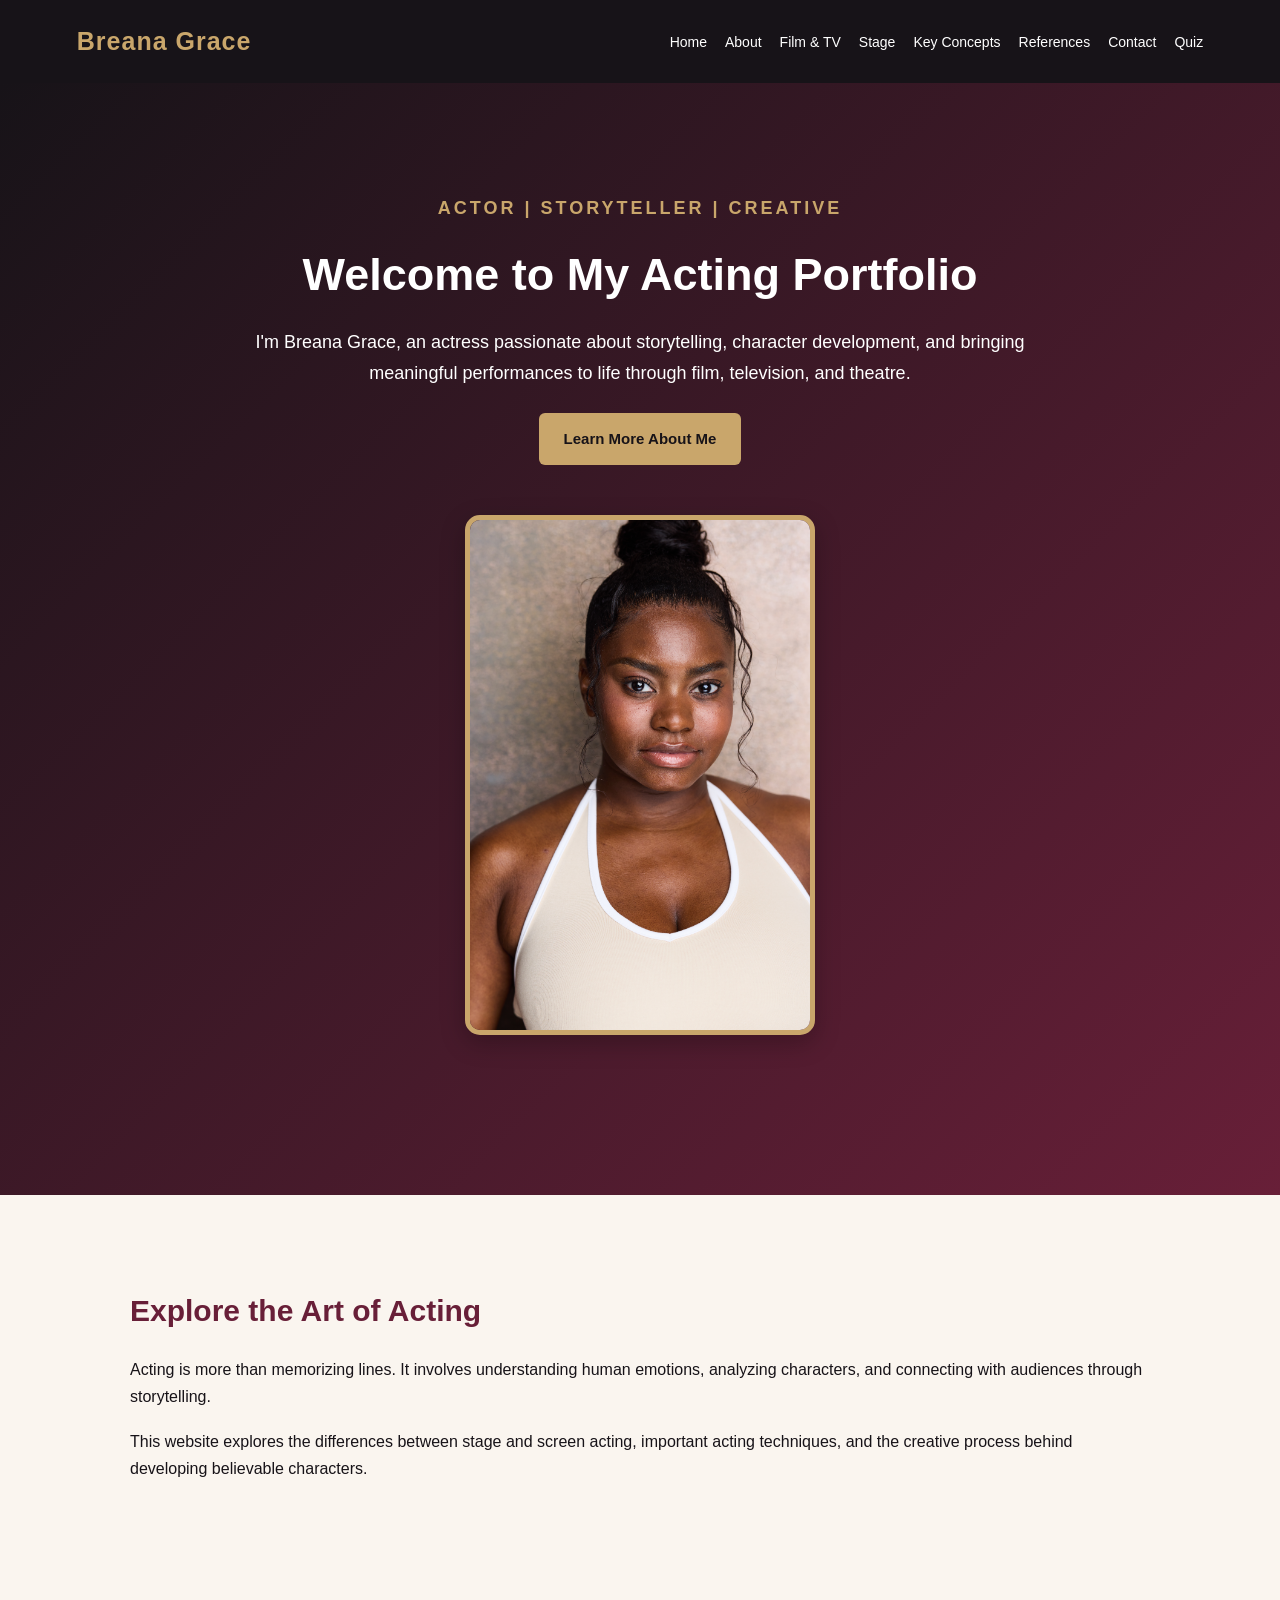
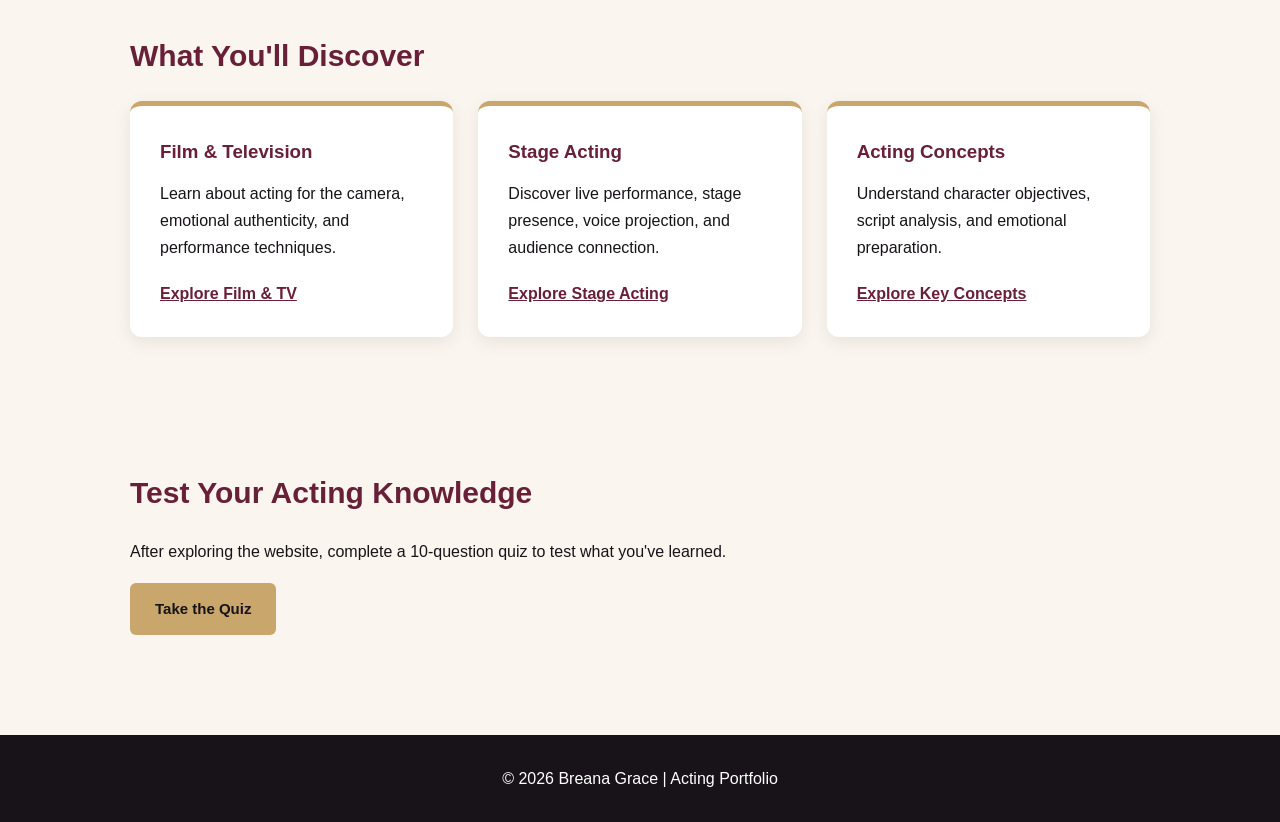
<file: index.html>
<!DOCTYPE html>
<html lang="en">

<head>
    <meta charset="UTF-8">
    <meta name="viewport" content="width=device-width, initial-scale=1.0">

    <title>Breana Grace | Acting Portfolio</title>

    <!-- Website stylesheet -->
    <link rel="stylesheet" href="style.css">
</head>

<body>

    <!-- Website Navigation -->
    <header>
        <nav class="navbar">
            <a href="index.html" class="logo">Breana Grace</a>

            <ul class="nav-links">
                <li><a href="index.html">Home</a></li>
                <li><a href="about.html">About</a></li>
                <li><a href="film-tv.html">Film &amp; TV</a></li>
                <li><a href="stage.html">Stage</a></li>
                <li><a href="concepts.html">Key Concepts</a></li>
                <li><a href="references.html">References</a></li>
                <li><a href="contact.html">Contact</a></li>
                <li><a href="quiz.html">Quiz</a></li>
            </ul>
        </nav>
    </header>

    <!-- Main Content -->
    <main>

        <!-- Hero Section -->
        <section class="hero">

            <div class="hero-content">
                <p class="eyebrow">
                    ACTOR | STORYTELLER | CREATIVE
                </p>

                <h1>Welcome to My Acting Portfolio</h1>

                <p>
                    I'm Breana Grace, an actress passionate
                    about storytelling, character development,
                    and bringing meaningful performances
                    to life through film, television, and theatre.
                </p>

                <a href="about.html" class="btn">
                    Learn More About Me
                </a>
            </div>

            <!-- Professional Acting Headshot -->
            <div class="headshot-container">

                <img
                    src="Breana%201%20%20(1).jpg"
                    alt="Professional acting headshot of Breana Grace"
                    class="headshot"
                >

            </div>

        </section>

        <!-- Website Introduction -->
        <section class="content-section">

            <h2>Explore the Art of Acting</h2>

            <p>
                Acting is more than memorizing lines.
                It involves understanding human emotions,
                analyzing characters, and connecting
                with audiences through storytelling.
            </p>

            <p>
                This website explores the differences
                between stage and screen acting,
                important acting techniques,
                and the creative process behind
                developing believable characters.
            </p>

        </section>

        <!-- Website Topics -->
        <section class="content-section">

            <h2>What You'll Discover</h2>

            <div class="card-container">

                <!-- Film and Television -->
                <article class="card">

                    <h3>Film &amp; Television</h3>

                    <p>
                        Learn about acting for the camera,
                        emotional authenticity, and
                        performance techniques.
                    </p>

                    <a href="film-tv.html">
                        Explore Film &amp; TV
                    </a>

                </article>

                <!-- Stage Acting -->
                <article class="card">

                    <h3>Stage Acting</h3>

                    <p>
                        Discover live performance,
                        stage presence, voice projection,
                        and audience connection.
                    </p>

                    <a href="stage.html">
                        Explore Stage Acting
                    </a>

                </article>

                <!-- Acting Concepts -->
                <article class="card">

                    <h3>Acting Concepts</h3>

                    <p>
                        Understand character objectives,
                        script analysis, and
                        emotional preparation.
                    </p>

                    <a href="concepts.html">
                        Explore Key Concepts
                    </a>

                </article>

            </div>

        </section>

        <!-- Quiz Invitation -->
        <section class="content-section">

            <h2>Test Your Acting Knowledge</h2>

            <p>
                After exploring the website,
                complete a 10-question quiz
                to test what you've learned.
            </p>

            <a href="quiz.html" class="btn">
                Take the Quiz
            </a>

        </section>

    </main>

    <!-- Footer -->
    <footer>
        <p>
            &copy; 2026 Breana Grace | Acting Portfolio
        </p>
    </footer>

</body>
</html>
</file>
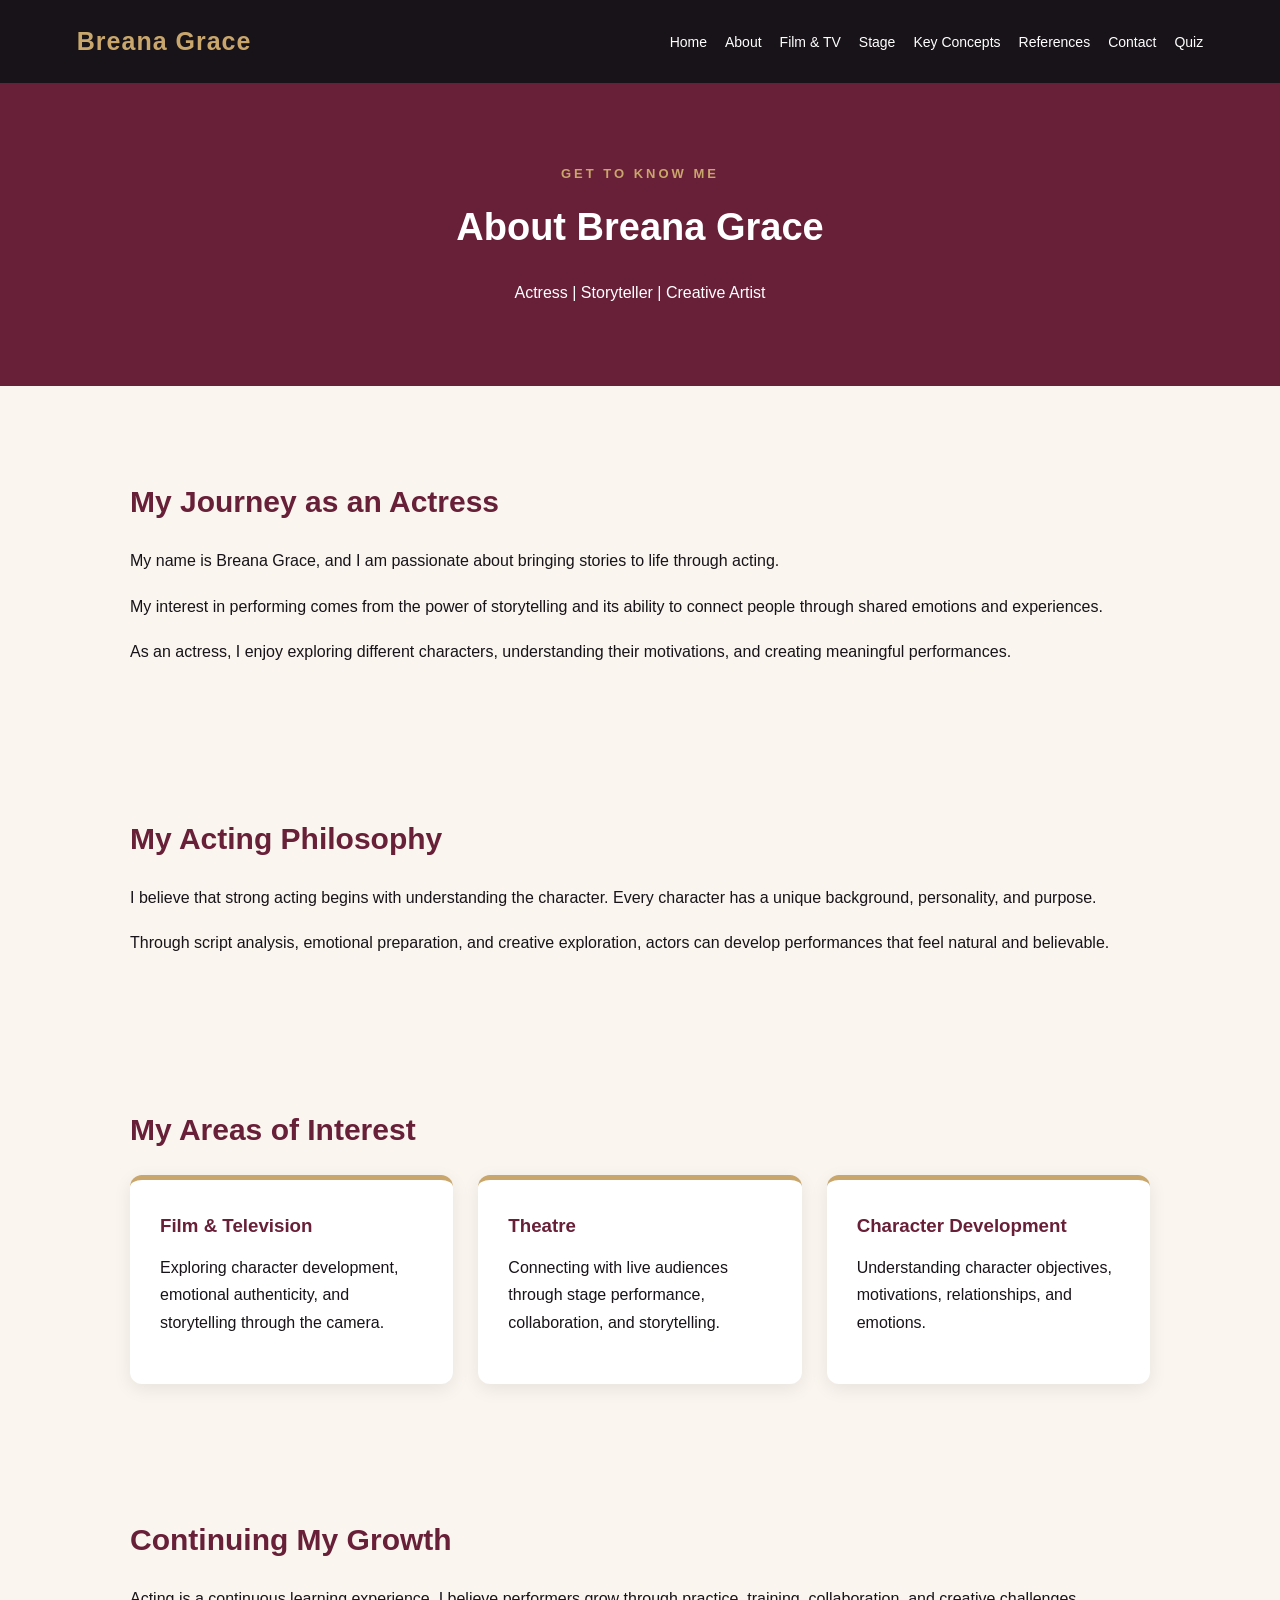
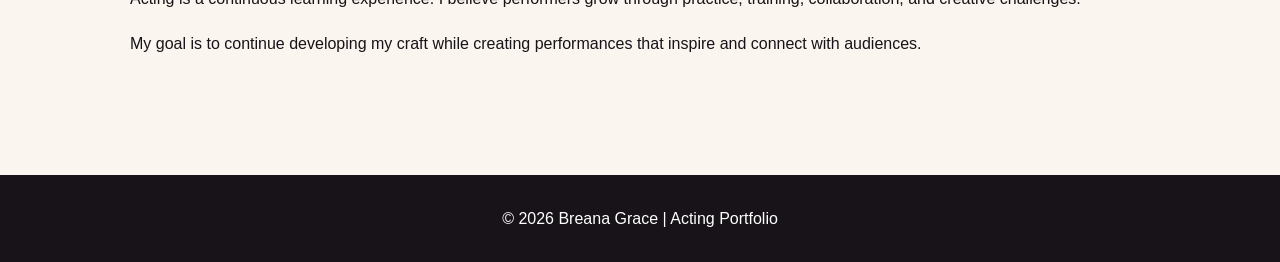
<file: about.html>
<!DOCTYPE html>
<html lang="en">

<head>
    <meta charset="UTF-8">
    <meta name="viewport"
          content="width=device-width, initial-scale=1.0">

    <title>About Me | Breana Grace</title>

    <!-- Connect to the main website stylesheet -->
    <link rel="stylesheet" href="style.css">
</head>

<body>

    <!-- Main navigation menu -->
    <header>
        <nav class="navbar">
            <a href="index.html" class="logo">
                Breana Grace
            </a>

            <ul class="nav-links">
                <li><a href="index.html">Home</a></li>
                <li><a href="about.html">About</a></li>
                <li><a href="film-tv.html">Film &amp; TV</a></li>
                <li><a href="stage.html">Stage</a></li>
                <li><a href="concepts.html">Key Concepts</a></li>
                <li><a href="references.html">References</a></li>
                <li><a href="contact.html">Contact</a></li>
                <li><a href="quiz.html">Quiz</a></li>
            </ul>
        </nav>
    </header>

    <!-- About page introduction -->
    <main>
        <section class="page-intro">
            <p class="eyebrow">GET TO KNOW ME</p>

            <h1>About Breana Grace</h1>

            <p>
                Actress | Storyteller | Creative Artist
            </p>
        </section>

        <!-- Personal introduction -->
        <section class="content-section">
            <h2>My Journey as an Actress</h2>

            <p>
                My name is Breana Grace, and I am
                passionate about bringing stories
                to life through acting.
            </p>

            <p>
                My interest in performing comes from
                the power of storytelling and its
                ability to connect people through
                shared emotions and experiences.
            </p>

            <p>
                As an actress, I enjoy exploring
                different characters, understanding
                their motivations, and creating
                meaningful performances.
            </p>
        </section>

        <!-- Acting philosophy -->
        <section class="content-section">
            <h2>My Acting Philosophy</h2>

            <p>
                I believe that strong acting begins
                with understanding the character.
                Every character has a unique
                background, personality, and purpose.
            </p>

            <p>
                Through script analysis, emotional
                preparation, and creative exploration,
                actors can develop performances
                that feel natural and believable.
            </p>
        </section>

        <!-- Acting interests -->
        <section class="content-section">
            <h2>My Areas of Interest</h2>

            <div class="card-container">

                <article class="card">
                    <h3>Film &amp; Television</h3>

                    <p>
                        Exploring character development,
                        emotional authenticity, and
                        storytelling through the camera.
                    </p>
                </article>

                <article class="card">
                    <h3>Theatre</h3>

                    <p>
                        Connecting with live audiences
                        through stage performance,
                        collaboration, and storytelling.
                    </p>
                </article>

                <article class="card">
                    <h3>Character Development</h3>

                    <p>
                        Understanding character
                        objectives, motivations,
                        relationships, and emotions.
                    </p>
                </article>

            </div>
        </section>

        <!-- Professional development -->
        <section class="content-section">
            <h2>Continuing My Growth</h2>

            <p>
                Acting is a continuous learning
                experience. I believe performers
                grow through practice, training,
                collaboration, and creative challenges.
            </p>

            <p>
                My goal is to continue developing
                my craft while creating performances
                that inspire and connect with audiences.
            </p>
        </section>

    </main>

    <!-- Website footer -->
    <footer>
        <p>
            &copy; 2026 Breana Grace | Acting Portfolio
        </p>
    </footer>

</body>
</html>
</file>
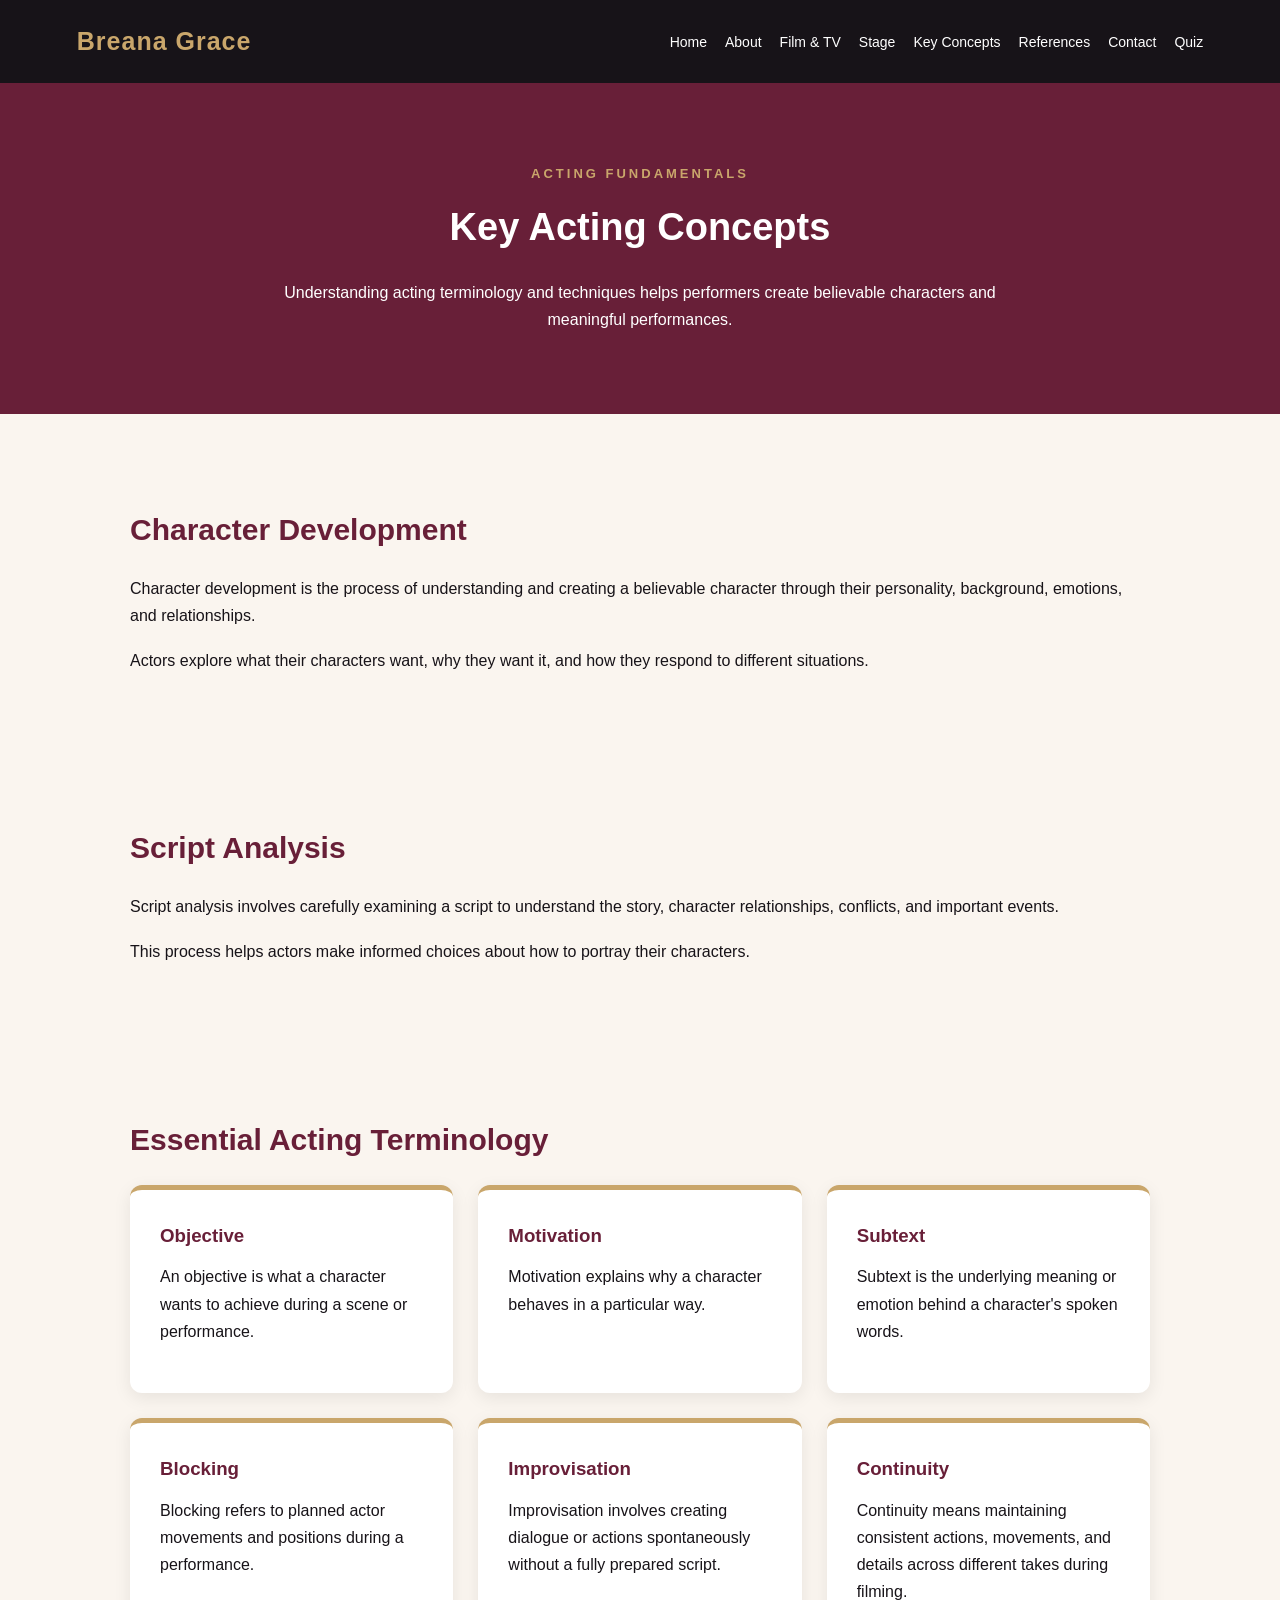
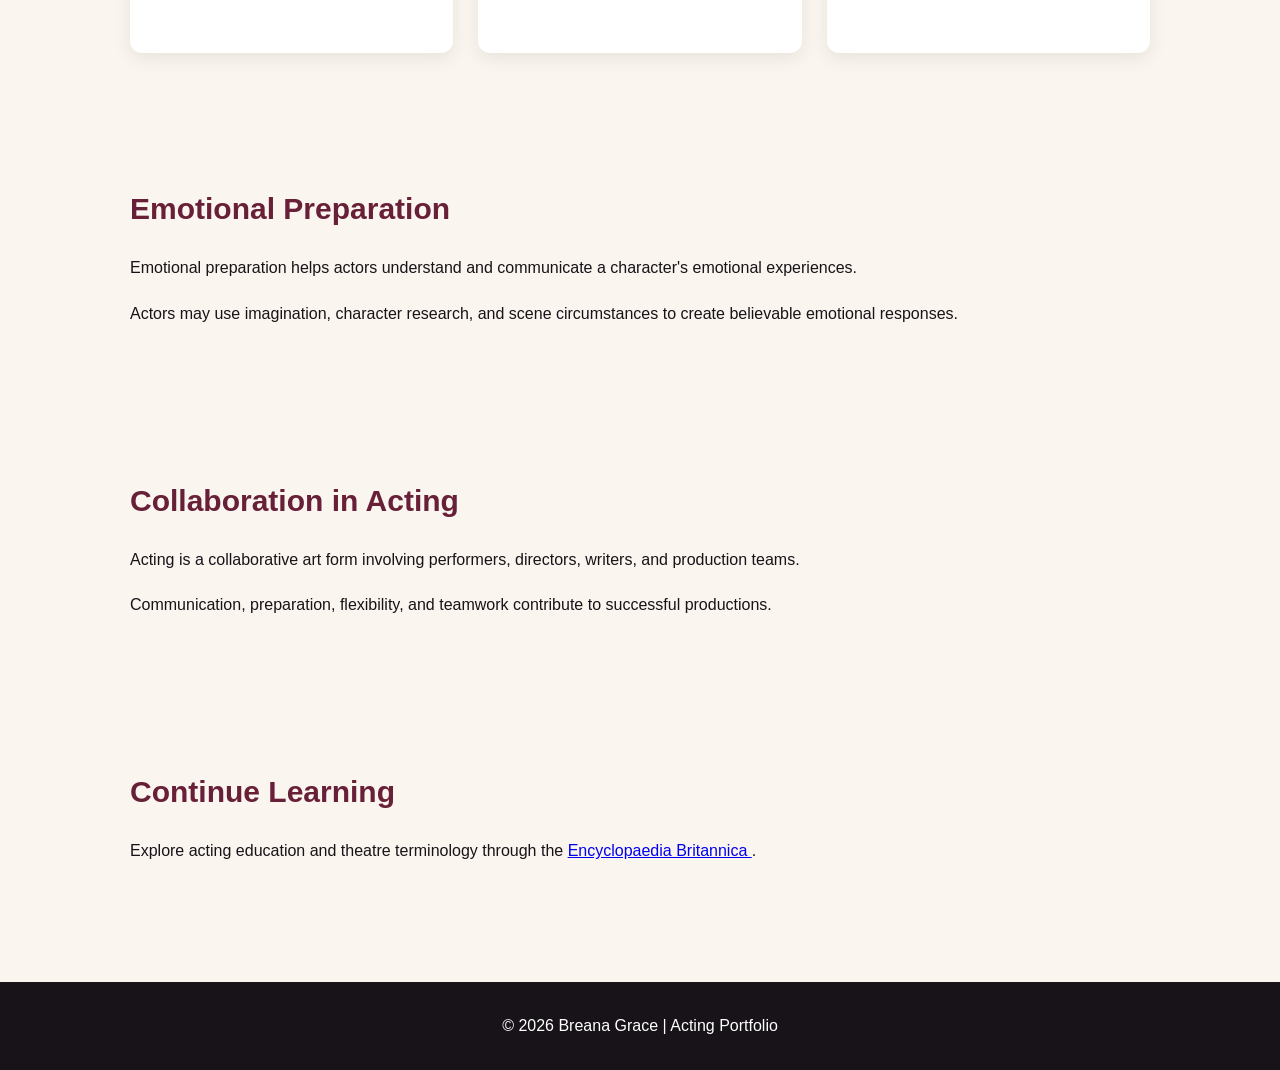
<file: concepts.html>
<!DOCTYPE html>
<html lang="en">
<head>
    <meta charset="UTF-8">
    <meta name="viewport" content="width=device-width, initial-scale=1.0">
    <title>Key Acting Concepts | Breana Grace</title>

    <!-- Shared website stylesheet -->
    <link rel="stylesheet" href="style.css">
</head>

<body>

    <!-- Main navigation -->
    <header>
        <nav class="navbar">
            <a href="index.html" class="logo">Breana Grace</a>

            <ul class="nav-links">
                <li><a href="index.html">Home</a></li>
                <li><a href="about.html">About</a></li>
                <li><a href="film-tv.html">Film &amp; TV</a></li>
                <li><a href="stage.html">Stage</a></li>
                <li><a href="concepts.html">Key Concepts</a></li>
                <li><a href="references.html">References</a></li>
                <li><a href="contact.html">Contact</a></li>
                <li><a href="quiz.html">Quiz</a></li>
            </ul>
        </nav>
    </header>

    <main>

        <!-- Introduction -->
        <section class="page-intro">
            <p class="eyebrow">ACTING FUNDAMENTALS</p>

            <h1>Key Acting Concepts</h1>

            <p>
                Understanding acting terminology
                and techniques helps performers
                create believable characters
                and meaningful performances.
            </p>
        </section>

        <!-- Character development -->
        <section class="content-section">
            <h2>Character Development</h2>

            <p>
                Character development is the process
                of understanding and creating a
                believable character through their
                personality, background, emotions,
                and relationships.
            </p>

            <p>
                Actors explore what their characters
                want, why they want it, and how
                they respond to different situations.
            </p>
        </section>

        <!-- Script analysis -->
        <section class="content-section">
            <h2>Script Analysis</h2>

            <p>
                Script analysis involves carefully
                examining a script to understand
                the story, character relationships,
                conflicts, and important events.
            </p>

            <p>
                This process helps actors make
                informed choices about how
                to portray their characters.
            </p>
        </section>

        <!-- Acting concepts -->
        <section class="content-section">
            <h2>Essential Acting Terminology</h2>

            <div class="card-container">

                <article class="card">
                    <h3>Objective</h3>
                    <p>
                        An objective is what a
                        character wants to achieve
                        during a scene or performance.
                    </p>
                </article>

                <article class="card">
                    <h3>Motivation</h3>
                    <p>
                        Motivation explains why
                        a character behaves in
                        a particular way.
                    </p>
                </article>

                <article class="card">
                    <h3>Subtext</h3>
                    <p>
                        Subtext is the underlying
                        meaning or emotion behind
                        a character's spoken words.
                    </p>
                </article>

                <article class="card">
                    <h3>Blocking</h3>
                    <p>
                        Blocking refers to planned
                        actor movements and positions
                        during a performance.
                    </p>
                </article>

                <article class="card">
                    <h3>Improvisation</h3>
                    <p>
                        Improvisation involves
                        creating dialogue or actions
                        spontaneously without
                        a fully prepared script.
                    </p>
                </article>

                <article class="card">
                    <h3>Continuity</h3>
                    <p>
                        Continuity means maintaining
                        consistent actions, movements,
                        and details across different
                        takes during filming.
                    </p>
                </article>

            </div>
        </section>

        <!-- Emotional preparation -->
        <section class="content-section">
            <h2>Emotional Preparation</h2>

            <p>
                Emotional preparation helps actors
                understand and communicate
                a character's emotional experiences.
            </p>

            <p>
                Actors may use imagination,
                character research, and
                scene circumstances to create
                believable emotional responses.
            </p>
        </section>

        <!-- Collaboration -->
        <section class="content-section">
            <h2>Collaboration in Acting</h2>

            <p>
                Acting is a collaborative art form
                involving performers, directors,
                writers, and production teams.
            </p>

            <p>
                Communication, preparation,
                flexibility, and teamwork
                contribute to successful
                productions.
            </p>
        </section>

        <!-- Learning resources -->
        <section class="content-section">
            <h2>Continue Learning</h2>

            <p>
                Explore acting education
                and theatre terminology
                through the
                <a href="https://www.britannica.com/art/acting"
                   target="_blank"
                   rel="noopener noreferrer">
                    Encyclopaedia Britannica
                </a>.
            </p>
        </section>

    </main>

    <!-- Footer -->
    <footer>
        <p>&copy; 2026 Breana Grace | Acting Portfolio</p>
    </footer>

</body>
</html>
</file>
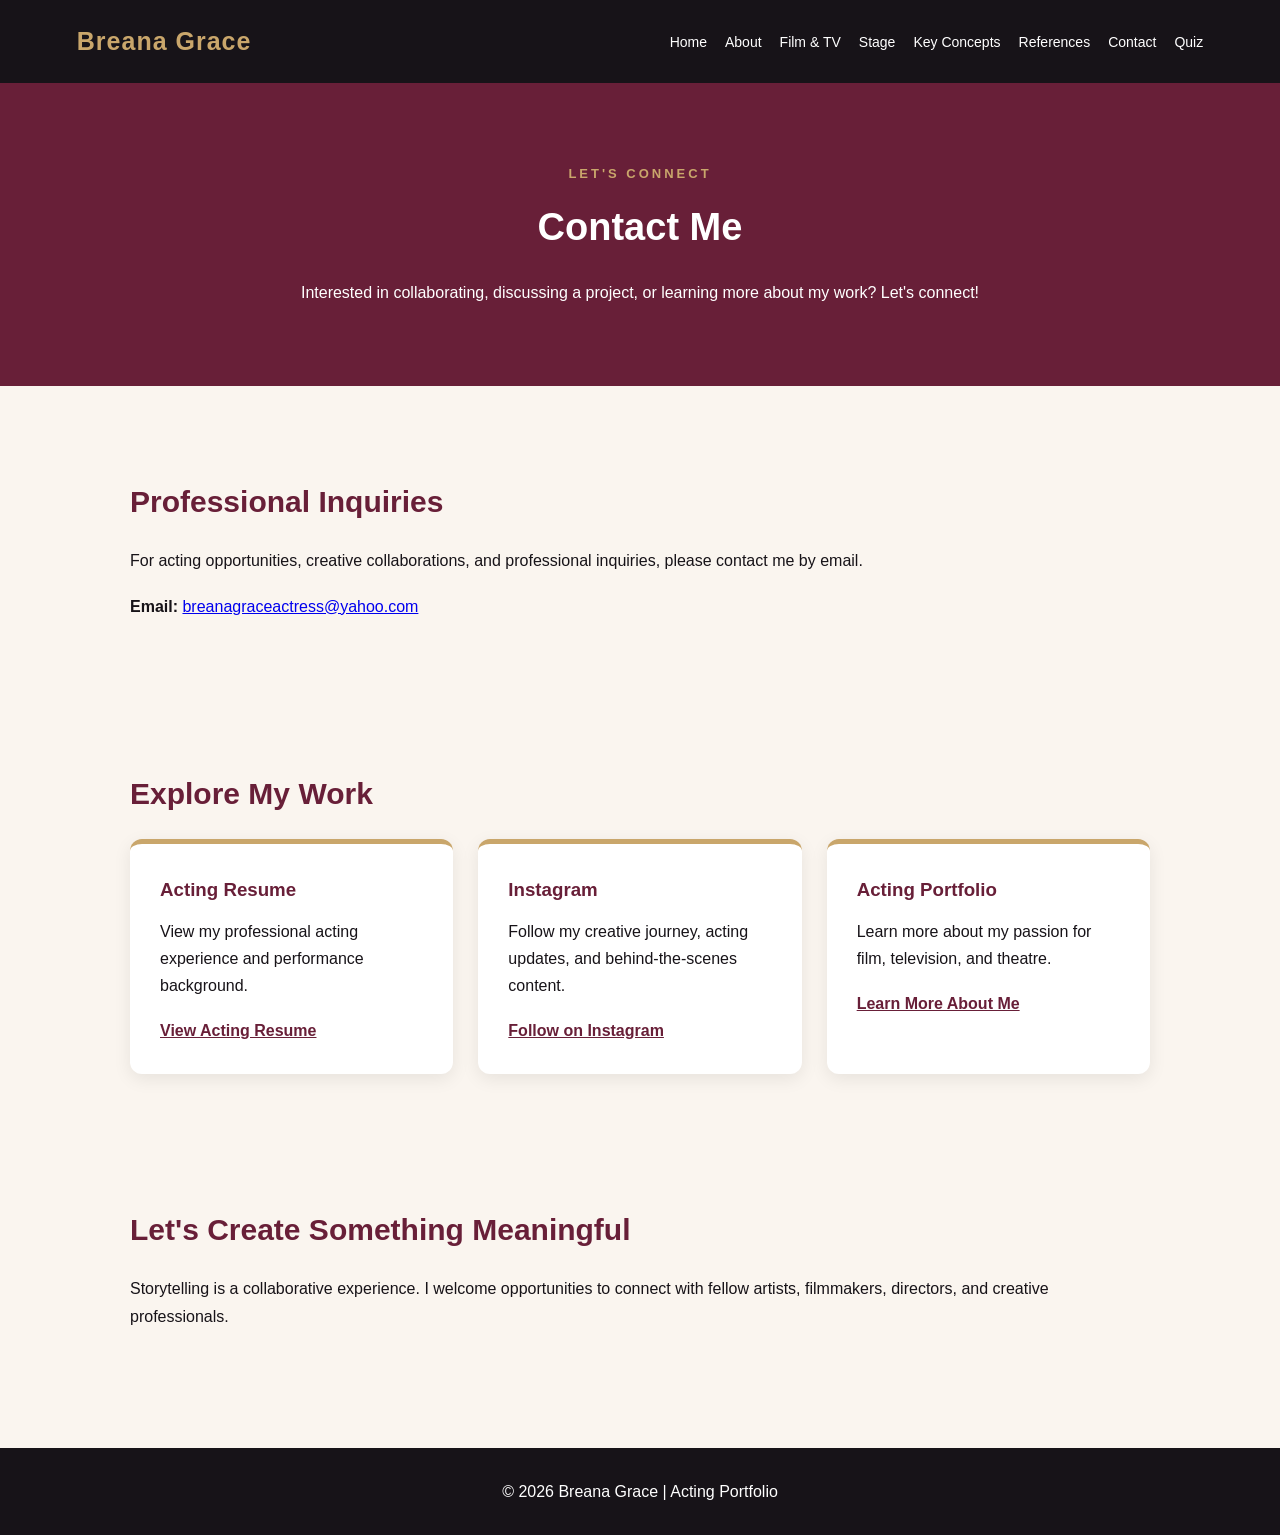
<file: contact.html>
<!DOCTYPE html>
<html lang="en">

<head>
    <meta charset="UTF-8">
    <meta name="viewport" content="width=device-width, initial-scale=1.0">

    <title>Contact | Breana Grace</title>

    <!-- Shared website stylesheet -->
    <link rel="stylesheet" href="style.css">
</head>

<body>

    <!-- Main navigation -->
    <header>
        <nav class="navbar">
            <a href="index.html" class="logo">Breana Grace</a>

            <ul class="nav-links">
                <li><a href="index.html">Home</a></li>
                <li><a href="about.html">About</a></li>
                <li><a href="film-tv.html">Film &amp; TV</a></li>
                <li><a href="stage.html">Stage</a></li>
                <li><a href="concepts.html">Key Concepts</a></li>
                <li><a href="references.html">References</a></li>
                <li><a href="contact.html">Contact</a></li>
                <li><a href="quiz.html">Quiz</a></li>
            </ul>
        </nav>
    </header>

    <main>

        <!-- Page introduction -->
        <section class="page-intro">
            <p class="eyebrow">LET'S CONNECT</p>

            <h1>Contact Me</h1>

            <p>
                Interested in collaborating,
                discussing a project,
                or learning more about my work?
                Let's connect!
            </p>
        </section>

        <!-- Contact information -->
        <section class="content-section">
            <h2>Professional Inquiries</h2>

            <p>
                For acting opportunities,
                creative collaborations,
                and professional inquiries,
                please contact me by email.
            </p>

            <p>
                <strong>Email:</strong>
                <a href="mailto:breanagraceactress@yahoo.com">
                    breanagraceactress@yahoo.com
                </a>
            </p>
        </section>

        <!-- Professional links -->
        <section class="content-section">
            <h2>Explore My Work</h2>

            <div class="card-container">

                <article class="card">
                    <h3>Acting Resume</h3>

                    <p>
                        View my professional acting
                        experience and performance
                        background.
                    </p>

                    <a href="https://resumes.actorsaccess.com/BreanaGThomas"
                       target="_blank"
                       rel="noopener noreferrer">
                        View Acting Resume
                    </a>
                </article>

                <article class="card">
                    <h3>Instagram</h3>

                    <p>
                        Follow my creative journey,
                        acting updates, and
                        behind-the-scenes content.
                    </p>

                    <a href="https://www.instagram.com/breanagrace/"
                       target="_blank"
                       rel="noopener noreferrer">
                        Follow on Instagram
                    </a>
                </article>

                <article class="card">
                    <h3>Acting Portfolio</h3>

                    <p>
                        Learn more about my passion
                        for film, television,
                        and theatre.
                    </p>

                    <a href="about.html">
                        Learn More About Me
                    </a>
                </article>

            </div>
        </section>

        <!-- Contact note -->
        <section class="content-section">
            <h2>Let's Create Something Meaningful</h2>

            <p>
                Storytelling is a collaborative
                experience. I welcome opportunities
                to connect with fellow artists,
                filmmakers, directors,
                and creative professionals.
            </p>
        </section>

    </main>

    <!-- Footer -->
    <footer>
        <p>&copy; 2026 Breana Grace | Acting Portfolio</p>
    </footer>

</body>
</html>
</file>
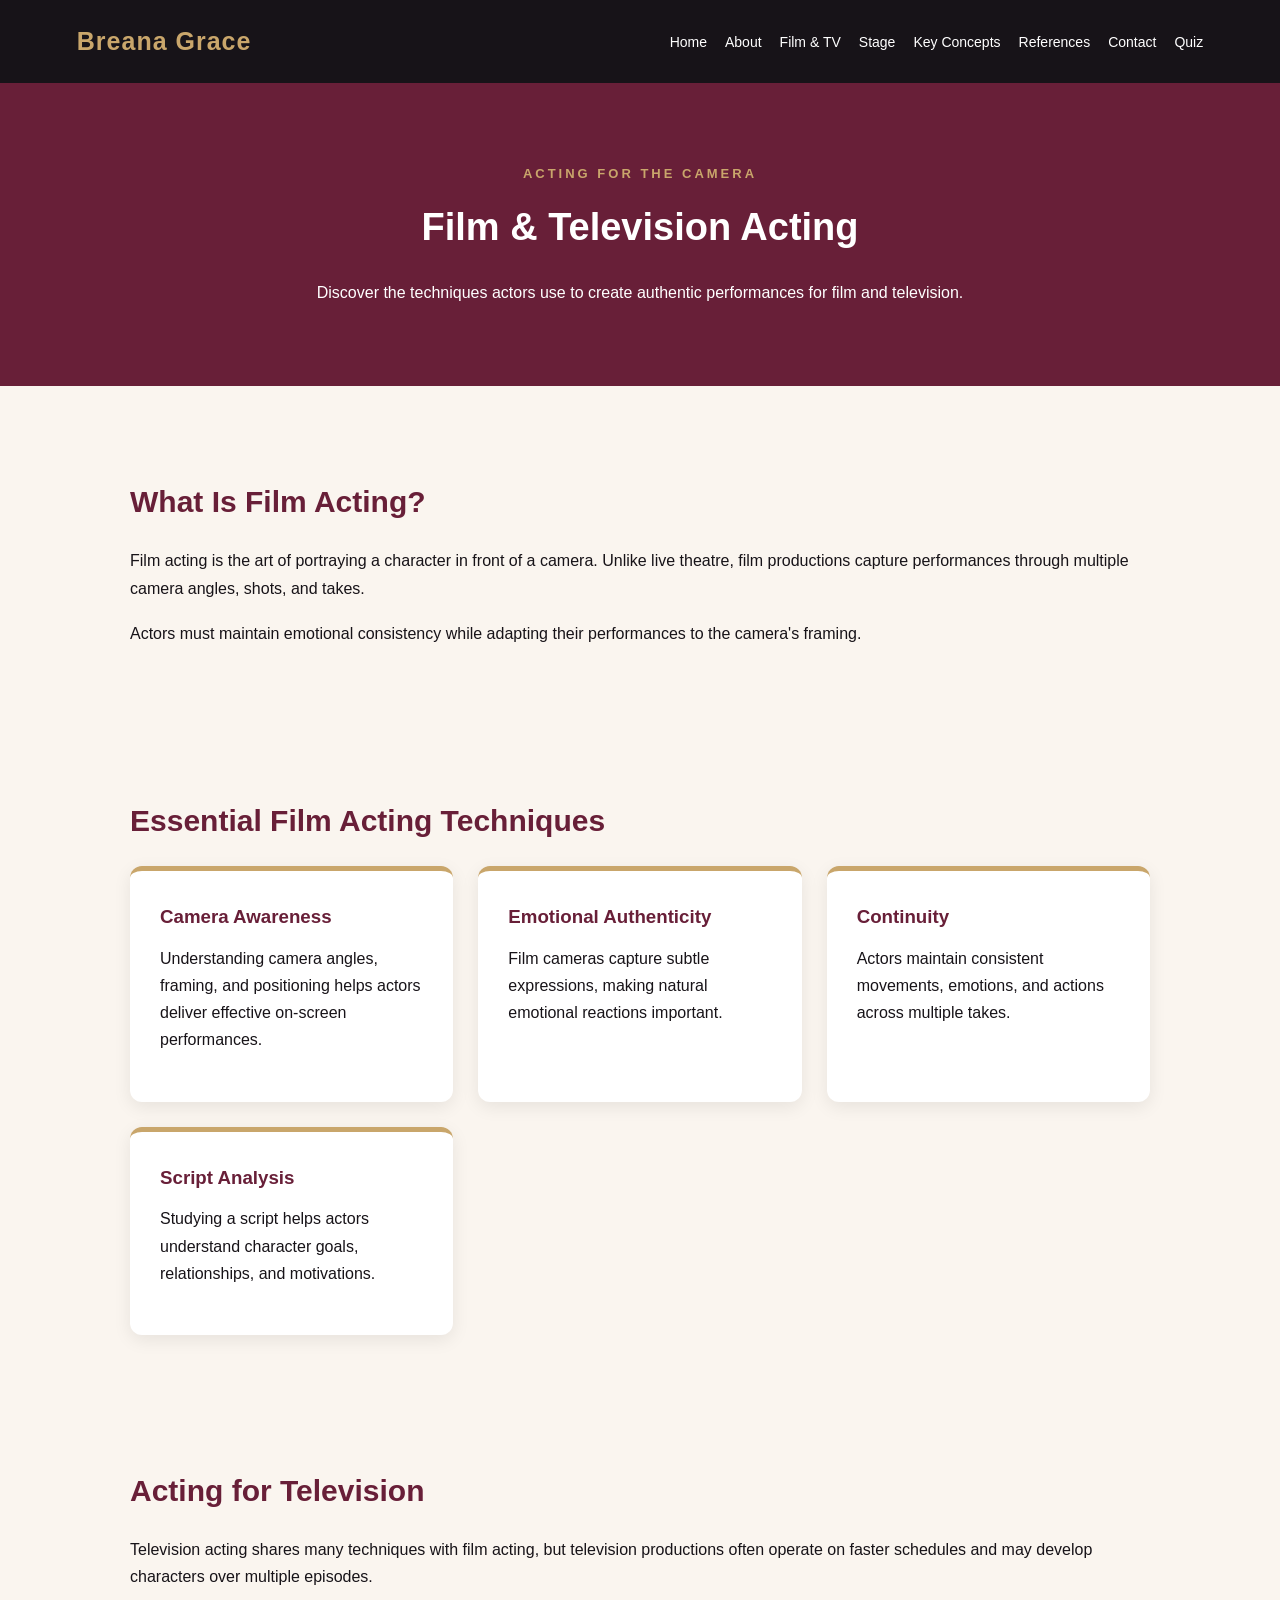
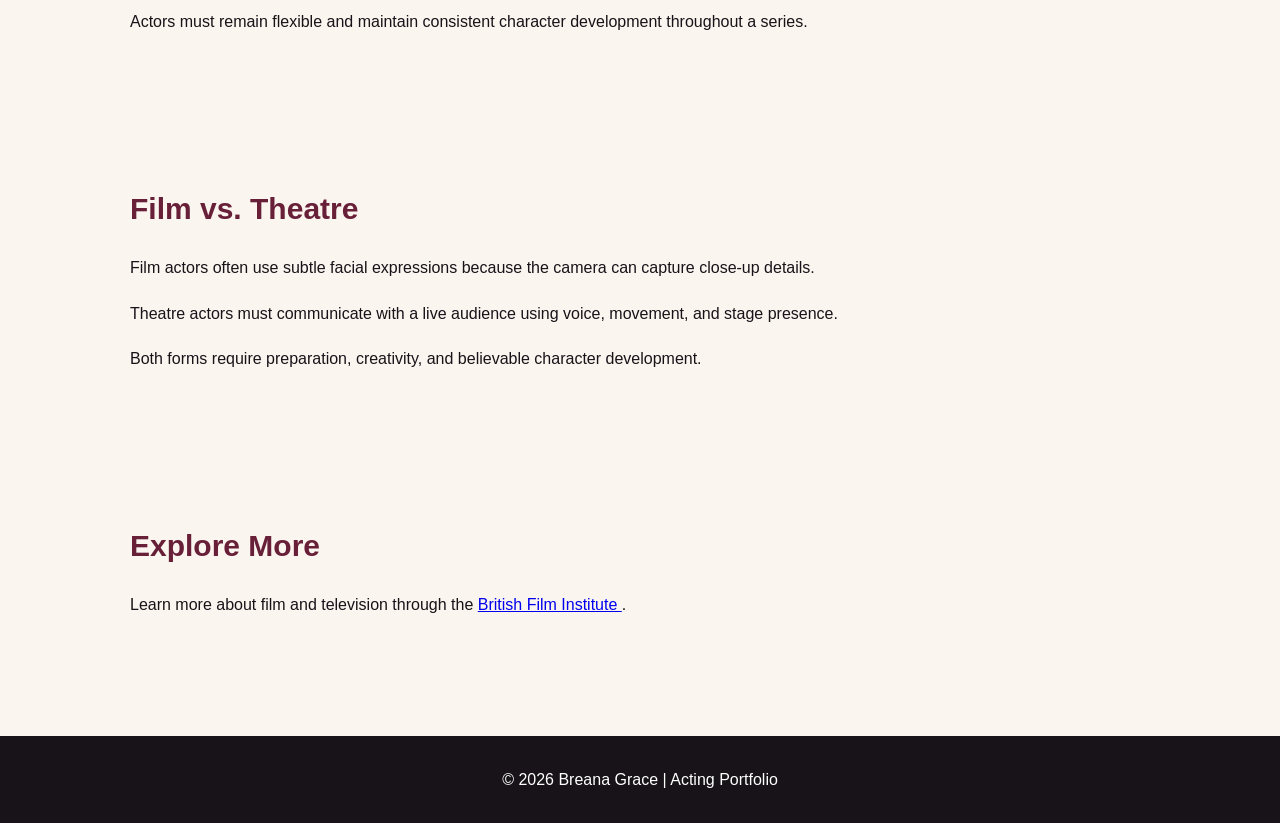
<file: film-tv.html>
<!DOCTYPE html>
<html lang="en">
<head>
    <meta charset="UTF-8">
    <meta name="viewport" content="width=device-width, initial-scale=1.0">
    <title>Film &amp; TV | Breana Grace</title>

    <!-- Shared stylesheet -->
    <link rel="stylesheet" href="style.css">
</head>

<body>
    <!-- Main navigation -->
    <header>
        <nav class="navbar">
            <a href="index.html" class="logo">Breana Grace</a>

            <ul class="nav-links">
                <li><a href="index.html">Home</a></li>
                <li><a href="about.html">About</a></li>
                <li><a href="film-tv.html">Film &amp; TV</a></li>
                <li><a href="stage.html">Stage</a></li>
                <li><a href="concepts.html">Key Concepts</a></li>
                <li><a href="references.html">References</a></li>
                <li><a href="contact.html">Contact</a></li>
                <li><a href="quiz.html">Quiz</a></li>
            </ul>
        </nav>
    </header>

    <main>
        <!-- Introduction -->
        <section class="page-intro">
            <p class="eyebrow">ACTING FOR THE CAMERA</p>
            <h1>Film &amp; Television Acting</h1>
            <p>
                Discover the techniques actors use
                to create authentic performances
                for film and television.
            </p>
        </section>

        <!-- Film acting overview -->
        <section class="content-section">
            <h2>What Is Film Acting?</h2>
            <p>
                Film acting is the art of portraying
                a character in front of a camera.
                Unlike live theatre, film productions
                capture performances through multiple
                camera angles, shots, and takes.
            </p>
            <p>
                Actors must maintain emotional
                consistency while adapting their
                performances to the camera's framing.
            </p>
        </section>

        <!-- Techniques -->
        <section class="content-section">
            <h2>Essential Film Acting Techniques</h2>

            <div class="card-container">
                <article class="card">
                    <h3>Camera Awareness</h3>
                    <p>
                        Understanding camera angles,
                        framing, and positioning helps
                        actors deliver effective
                        on-screen performances.
                    </p>
                </article>

                <article class="card">
                    <h3>Emotional Authenticity</h3>
                    <p>
                        Film cameras capture subtle
                        expressions, making natural
                        emotional reactions important.
                    </p>
                </article>

                <article class="card">
                    <h3>Continuity</h3>
                    <p>
                        Actors maintain consistent
                        movements, emotions, and
                        actions across multiple takes.
                    </p>
                </article>

                <article class="card">
                    <h3>Script Analysis</h3>
                    <p>
                        Studying a script helps actors
                        understand character goals,
                        relationships, and motivations.
                    </p>
                </article>
            </div>
        </section>

        <!-- Television -->
        <section class="content-section">
            <h2>Acting for Television</h2>
            <p>
                Television acting shares many
                techniques with film acting, but
                television productions often operate
                on faster schedules and may develop
                characters over multiple episodes.
            </p>
            <p>
                Actors must remain flexible and
                maintain consistent character
                development throughout a series.
            </p>
        </section>

        <!-- Comparison -->
        <section class="content-section">
            <h2>Film vs. Theatre</h2>
            <p>
                Film actors often use subtle facial
                expressions because the camera can
                capture close-up details.
            </p>
            <p>
                Theatre actors must communicate
                with a live audience using voice,
                movement, and stage presence.
            </p>
            <p>
                Both forms require preparation,
                creativity, and believable
                character development.
            </p>
        </section>

        <!-- Research resource -->
        <section class="content-section">
            <h2>Explore More</h2>
            <p>
                Learn more about film and television
                through the
                <a href="https://www.bfi.org.uk/">
                    British Film Institute
                </a>.
            </p>
        </section>
    </main>

    <footer>
        <p>&copy; 2026 Breana Grace | Acting Portfolio</p>
    </footer>
</body>
</html>
</file>
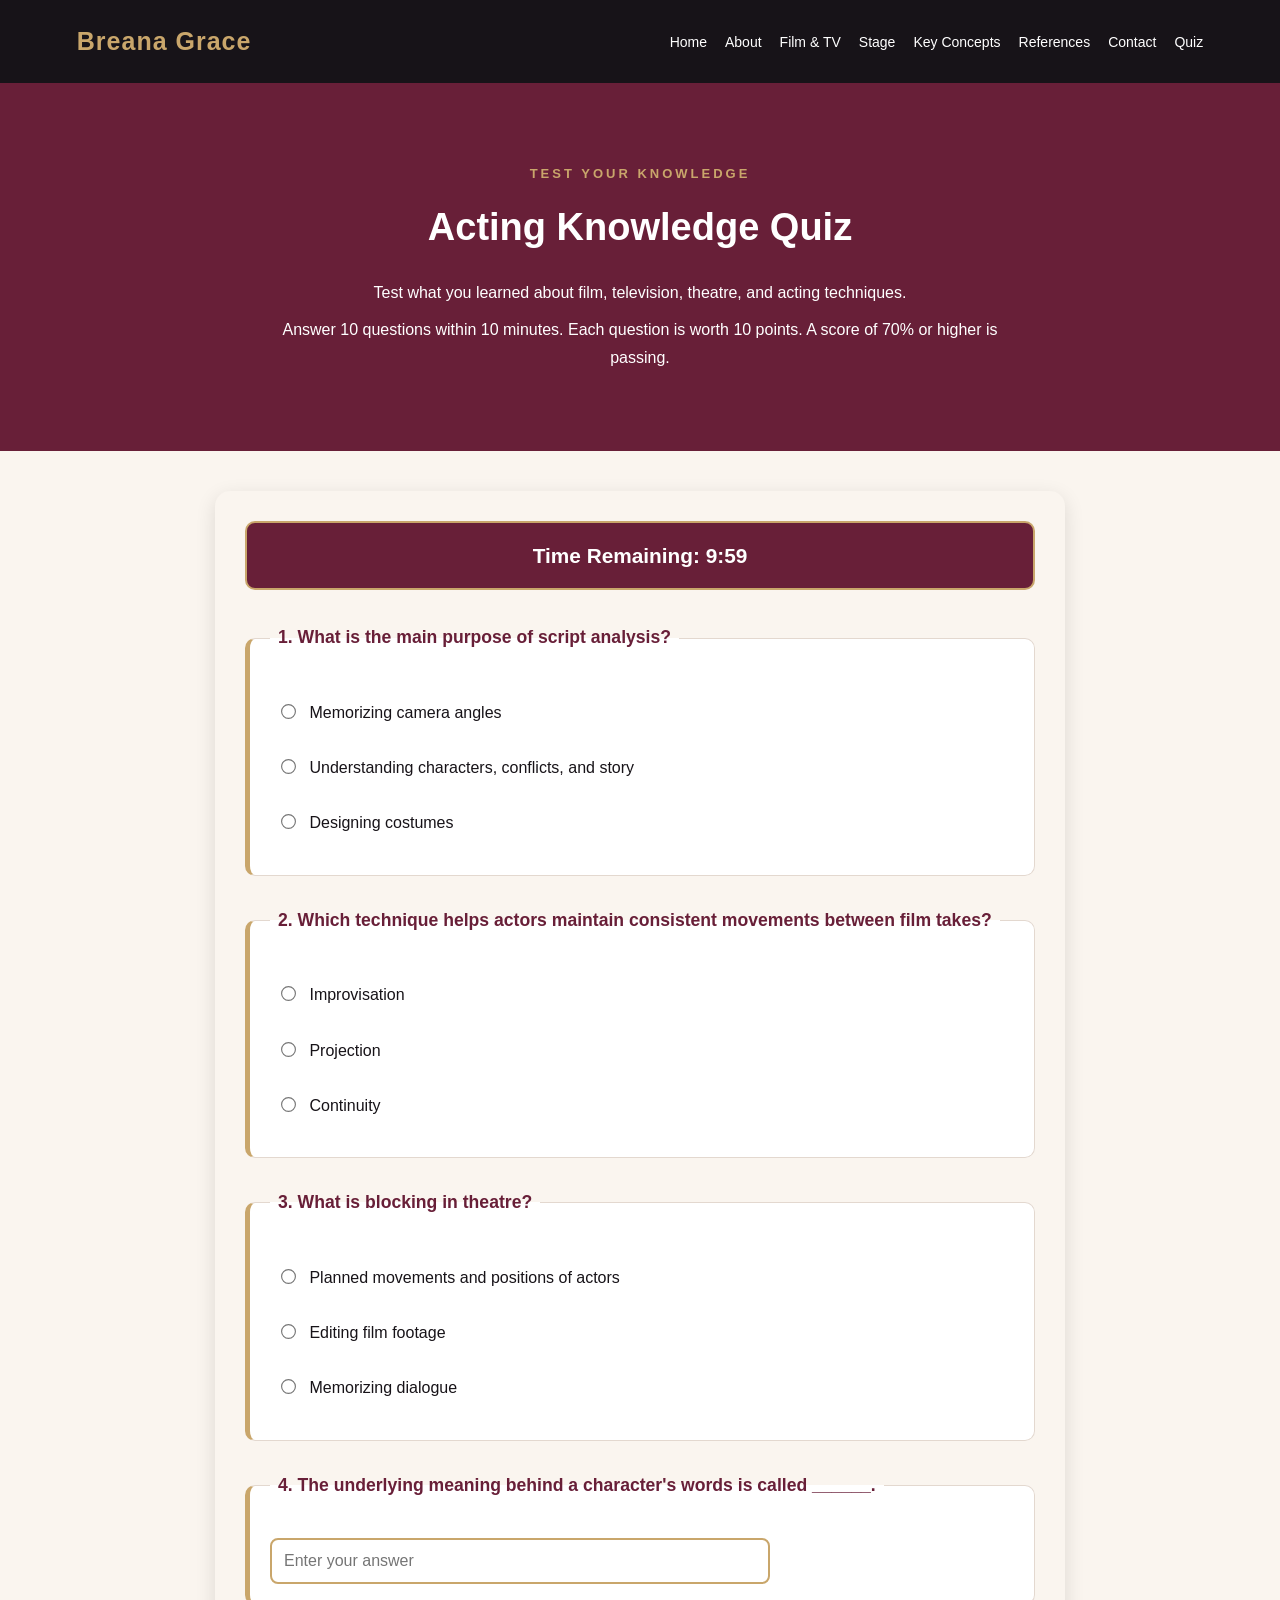
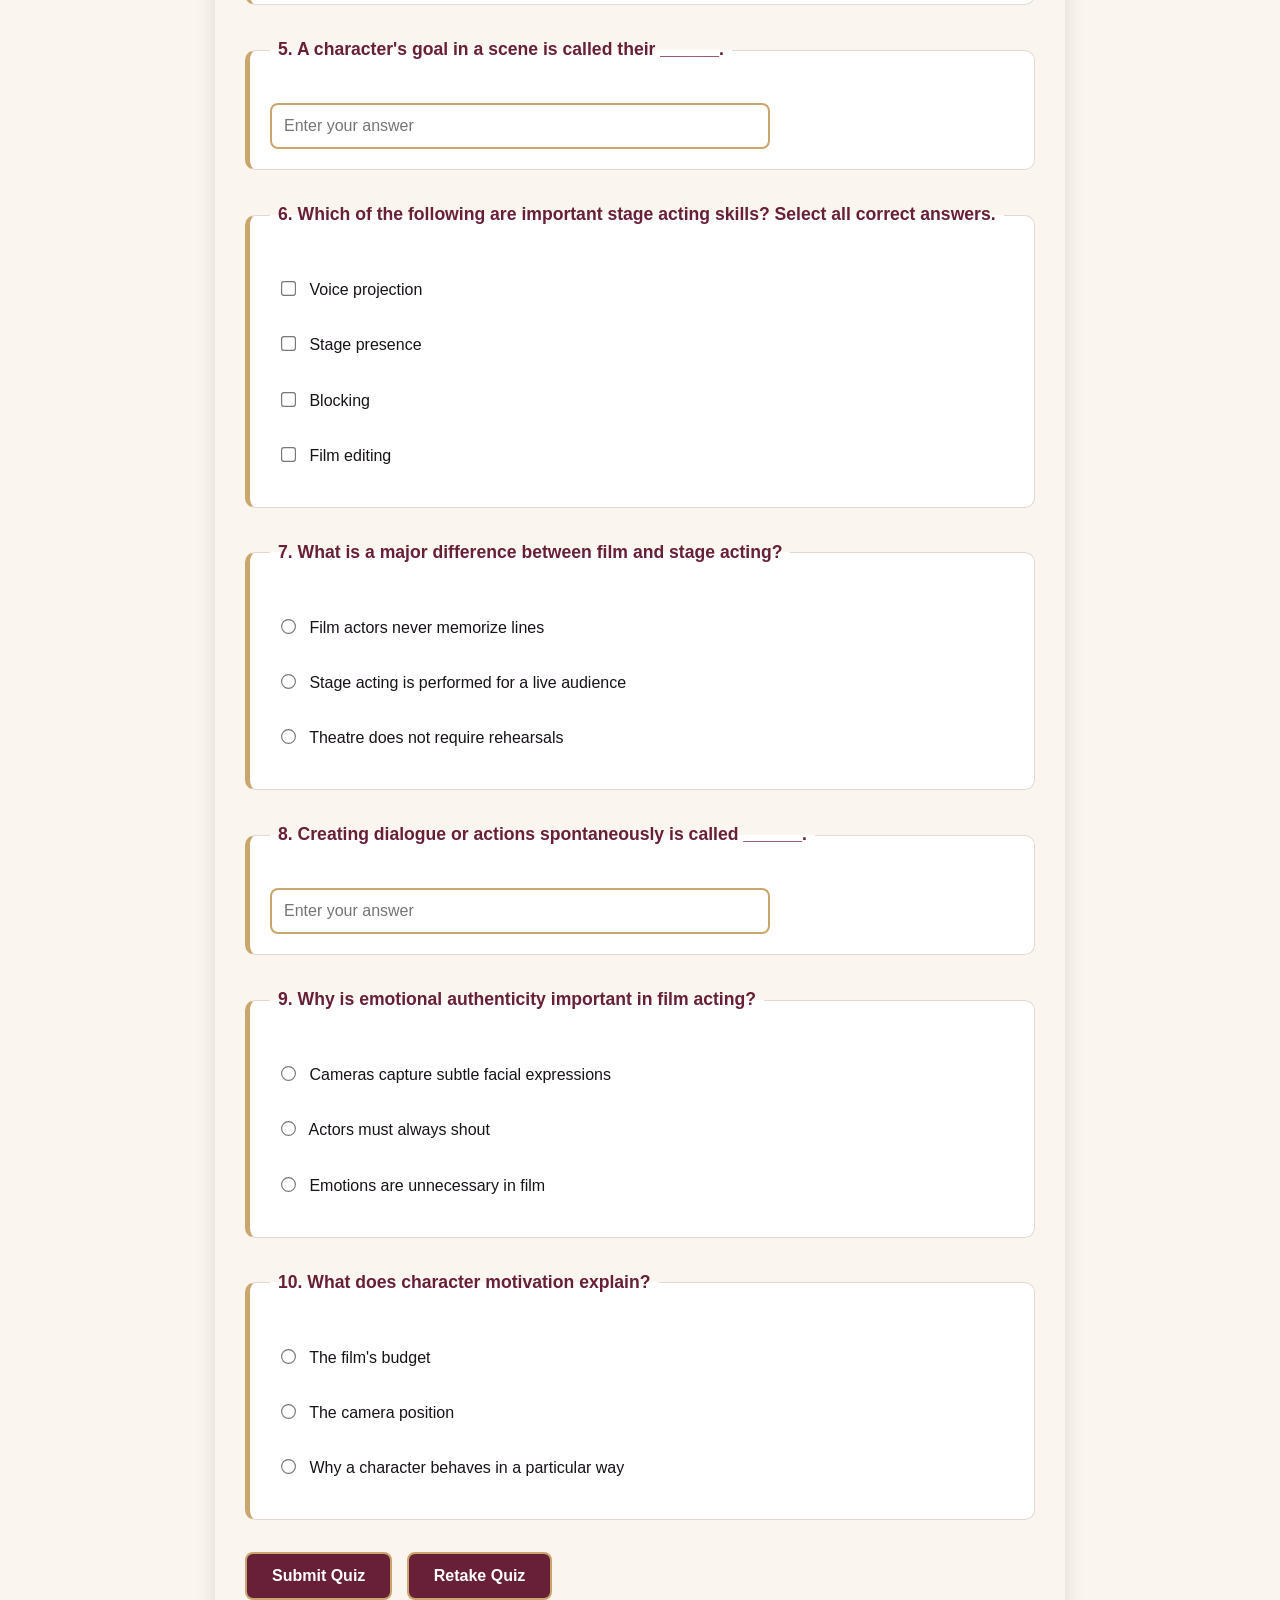
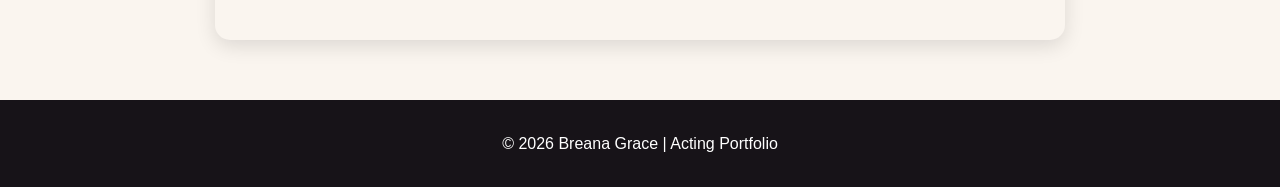
<file: quiz.html>
<!DOCTYPE html>
<html lang="en">

<head>
    <meta charset="UTF-8">
    <meta name="viewport"
          content="width=device-width, initial-scale=1.0">

    <title>Acting Knowledge Quiz | Breana Grace</title>

    <!-- Connect the shared stylesheet -->
    <link rel="stylesheet" href="style.css">

    <!-- Load quiz functionality after HTML is parsed -->
    <script src="quiz.js" defer></script>
</head>

<body>

    <!-- Main website navigation -->
    <header>
        <nav class="navbar">
            <a href="index.html" class="logo">Breana Grace</a>

            <ul class="nav-links">
                <li><a href="index.html">Home</a></li>
                <li><a href="about.html">About</a></li>
                <li><a href="film-tv.html">Film &amp; TV</a></li>
                <li><a href="stage.html">Stage</a></li>
                <li><a href="concepts.html">Key Concepts</a></li>
                <li><a href="references.html">References</a></li>
                <li><a href="contact.html">Contact</a></li>
                <li><a href="quiz.html">Quiz</a></li>
            </ul>
        </nav>
    </header>

    <main>

        <!-- Quiz introduction -->
        <section class="page-intro">
            <p class="eyebrow">TEST YOUR KNOWLEDGE</p>

            <h1>Acting Knowledge Quiz</h1>

            <p>
                Test what you learned about film,
                television, theatre, and acting techniques.
            </p>

            <p>
                Answer 10 questions within 10 minutes.
                Each question is worth 10 points.
                A score of 70% or higher is passing.
            </p>
        </section>

        <section class="quiz-container">

            <!-- Countdown timer -->
            <div class="timer" id="timer"
                 role="timer" aria-live="off">
                Time Remaining: 10:00
            </div>

            <!-- Quiz form -->
            <form id="quizForm">

                <!-- Question 1: Multiple choice -->
                <fieldset class="question">
                    <legend>1. What is the main purpose
                    of script analysis?</legend>

                    <label>
                        <input type="radio" name="q1" value="a">
                        Memorizing camera angles
                    </label>

                    <label>
                        <input type="radio" name="q1" value="b">
                        Understanding characters,
                        conflicts, and story
                    </label>

                    <label>
                        <input type="radio" name="q1" value="c">
                        Designing costumes
                    </label>
                </fieldset>

                <!-- Question 2: Multiple choice -->
                <fieldset class="question">
                    <legend>2. Which technique helps
                    actors maintain consistent
                    movements between film takes?</legend>

                    <label>
                        <input type="radio" name="q2" value="a">
                        Improvisation
                    </label>

                    <label>
                        <input type="radio" name="q2" value="b">
                        Projection
                    </label>

                    <label>
                        <input type="radio" name="q2" value="c">
                        Continuity
                    </label>
                </fieldset>

                <!-- Question 3: Multiple choice -->
                <fieldset class="question">
                    <legend>3. What is blocking
                    in theatre?</legend>

                    <label>
                        <input type="radio" name="q3" value="a">
                        Planned movements and positions
                        of actors
                    </label>

                    <label>
                        <input type="radio" name="q3" value="b">
                        Editing film footage
                    </label>

                    <label>
                        <input type="radio" name="q3" value="c">
                        Memorizing dialogue
                    </label>
                </fieldset>

                <!-- Question 4: Fill in the blank -->
                <fieldset class="question">
                    <legend>4. The underlying meaning
                    behind a character's words
                    is called ______.</legend>

                    <input type="text" name="q4"
                           placeholder="Enter your answer">
                </fieldset>

                <!-- Question 5: Fill in the blank -->
                <fieldset class="question">
                    <legend>5. A character's goal
                    in a scene is called their
                    ______.</legend>

                    <input type="text" name="q5"
                           placeholder="Enter your answer">
                </fieldset>

                <!-- Question 6: Multiple selection -->
                <fieldset class="question">
                    <legend>6. Which of the following
                    are important stage acting skills?
                    Select all correct answers.</legend>

                    <label>
                        <input type="checkbox" name="q6" value="a">
                        Voice projection
                    </label>

                    <label>
                        <input type="checkbox" name="q6" value="b">
                        Stage presence
                    </label>

                    <label>
                        <input type="checkbox" name="q6" value="c">
                        Blocking
                    </label>

                    <label>
                        <input type="checkbox" name="q6" value="d">
                        Film editing
                    </label>
                </fieldset>

                <!-- Question 7: Multiple choice -->
                <fieldset class="question">
                    <legend>7. What is a major
                    difference between film
                    and stage acting?</legend>

                    <label>
                        <input type="radio" name="q7" value="a">
                        Film actors never memorize lines
                    </label>

                    <label>
                        <input type="radio" name="q7" value="b">
                        Stage acting is performed
                        for a live audience
                    </label>

                    <label>
                        <input type="radio" name="q7" value="c">
                        Theatre does not require rehearsals
                    </label>
                </fieldset>

                <!-- Question 8: Fill in the blank -->
                <fieldset class="question">
                    <legend>8. Creating dialogue
                    or actions spontaneously
                    is called ______.</legend>

                    <input type="text" name="q8"
                           placeholder="Enter your answer">
                </fieldset>

                <!-- Question 9: Multiple choice -->
                <fieldset class="question">
                    <legend>9. Why is emotional
                    authenticity important
                    in film acting?</legend>

                    <label>
                        <input type="radio" name="q9" value="a">
                        Cameras capture subtle
                        facial expressions
                    </label>

                    <label>
                        <input type="radio" name="q9" value="b">
                        Actors must always shout
                    </label>

                    <label>
                        <input type="radio" name="q9" value="c">
                        Emotions are unnecessary
                        in film
                    </label>
                </fieldset>

                <!-- Question 10: Multiple choice -->
                <fieldset class="question">
                    <legend>10. What does character
                    motivation explain?</legend>

                    <label>
                        <input type="radio" name="q10" value="a">
                        The film's budget
                    </label>

                    <label>
                        <input type="radio" name="q10" value="b">
                        The camera position
                    </label>

                    <label>
                        <input type="radio" name="q10" value="c">
                        Why a character behaves
                        in a particular way
                    </label>
                </fieldset>

                <!-- Quiz buttons -->
                <button type="submit" id="submitBtn">
                    Submit Quiz
                </button>

                <button type="button" id="resetBtn">
                    Retake Quiz
                </button>

            </form>

            <!-- JavaScript will display results here -->
            <section id="results" class="results"
                     aria-live="polite" hidden>
            </section>

        </section>
    </main>

    <!-- Footer -->
    <footer>
        <p>&copy; 2026 Breana Grace | Acting Portfolio</p>
    </footer>

</body>
</html>
</file>
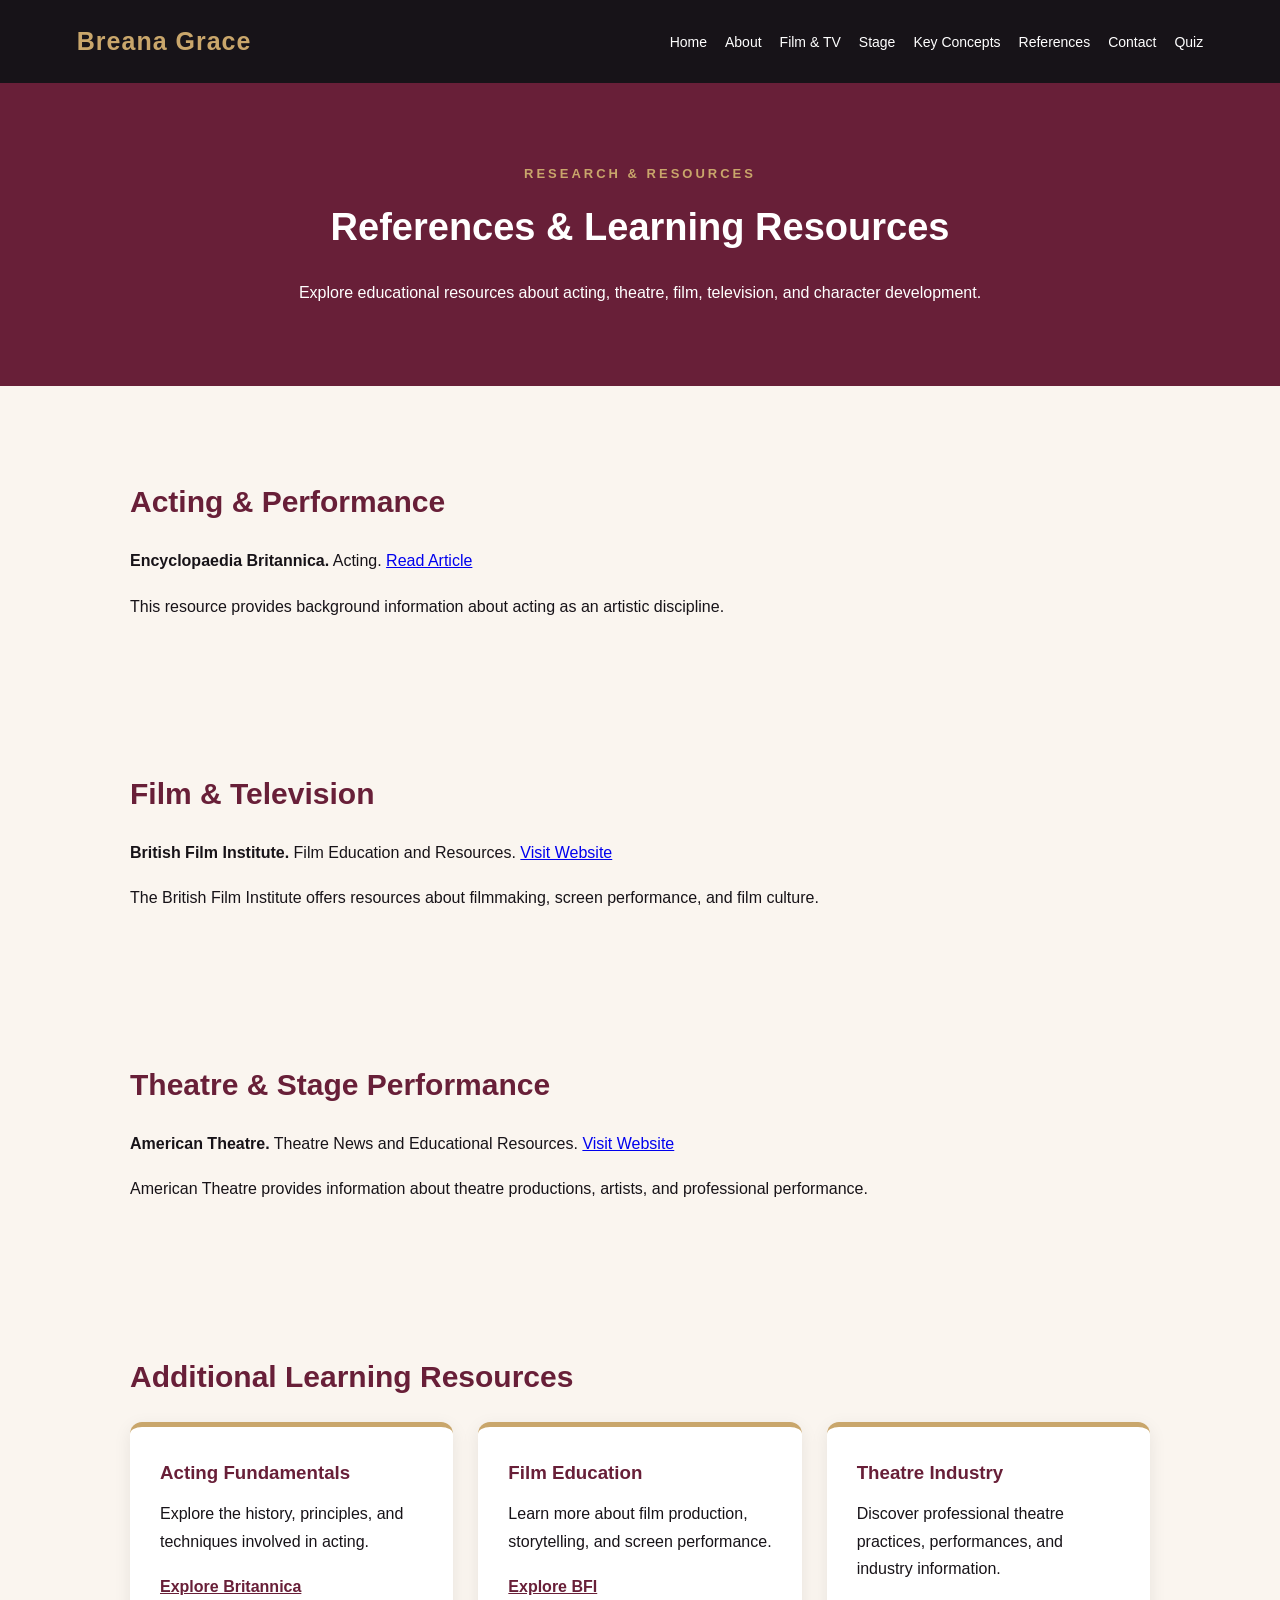
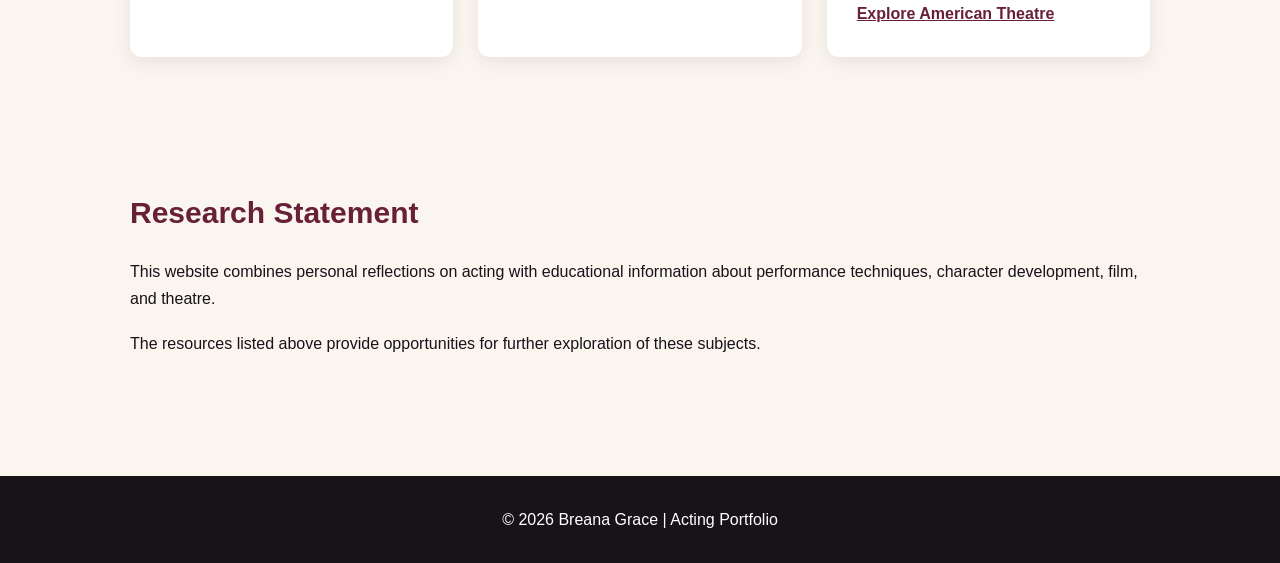
<file: references.html>
<!DOCTYPE html>
<html lang="en">
<head>
    <meta charset="UTF-8">
    <meta name="viewport" content="width=device-width, initial-scale=1.0">

    <title>References | Breana Grace</title>

    <!-- Shared stylesheet -->
    <link rel="stylesheet" href="style.css">
</head>

<body>

    <!-- Main navigation -->
    <header>
        <nav class="navbar">
            <a href="index.html" class="logo">Breana Grace</a>

            <ul class="nav-links">
                <li><a href="index.html">Home</a></li>
                <li><a href="about.html">About</a></li>
                <li><a href="film-tv.html">Film &amp; TV</a></li>
                <li><a href="stage.html">Stage</a></li>
                <li><a href="concepts.html">Key Concepts</a></li>
                <li><a href="references.html">References</a></li>
                <li><a href="contact.html">Contact</a></li>
                <li><a href="quiz.html">Quiz</a></li>
            </ul>
        </nav>
    </header>

    <main>

        <!-- Introduction -->
        <section class="page-intro">
            <p class="eyebrow">RESEARCH &amp; RESOURCES</p>

            <h1>References &amp; Learning Resources</h1>

            <p>
                Explore educational resources
                about acting, theatre, film,
                television, and character development.
            </p>
        </section>

        <!-- Acting education -->
        <section class="content-section">
            <h2>Acting &amp; Performance</h2>

            <p>
                <strong>Encyclopaedia Britannica.</strong>
                Acting.
                <a href="https://www.britannica.com/art/acting"
                   target="_blank"
                   rel="noopener noreferrer">
                    Read Article
                </a>
            </p>

            <p>
                This resource provides background
                information about acting as an
                artistic discipline.
            </p>
        </section>

        <!-- Film research -->
        <section class="content-section">
            <h2>Film &amp; Television</h2>

            <p>
                <strong>British Film Institute.</strong>
                Film Education and Resources.
                <a href="https://www.bfi.org.uk/"
                   target="_blank"
                   rel="noopener noreferrer">
                    Visit Website
                </a>
            </p>

            <p>
                The British Film Institute offers
                resources about filmmaking,
                screen performance, and
                film culture.
            </p>
        </section>

        <!-- Theatre research -->
        <section class="content-section">
            <h2>Theatre &amp; Stage Performance</h2>

            <p>
                <strong>American Theatre.</strong>
                Theatre News and Educational Resources.
                <a href="https://www.americantheatre.org/"
                   target="_blank"
                   rel="noopener noreferrer">
                    Visit Website
                </a>
            </p>

            <p>
                American Theatre provides
                information about theatre
                productions, artists,
                and professional performance.
            </p>
        </section>

        <!-- Additional resources -->
        <section class="content-section">
            <h2>Additional Learning Resources</h2>

            <div class="card-container">

                <article class="card">
                    <h3>Acting Fundamentals</h3>

                    <p>
                        Explore the history,
                        principles, and techniques
                        involved in acting.
                    </p>

                    <a href="https://www.britannica.com/art/acting"
                       target="_blank"
                       rel="noopener noreferrer">
                        Explore Britannica
                    </a>
                </article>

                <article class="card">
                    <h3>Film Education</h3>

                    <p>
                        Learn more about
                        film production,
                        storytelling,
                        and screen performance.
                    </p>

                    <a href="https://www.bfi.org.uk/"
                       target="_blank"
                       rel="noopener noreferrer">
                        Explore BFI
                    </a>
                </article>

                <article class="card">
                    <h3>Theatre Industry</h3>

                    <p>
                        Discover professional
                        theatre practices,
                        performances,
                        and industry information.
                    </p>

                    <a href="https://www.americantheatre.org/"
                       target="_blank"
                       rel="noopener noreferrer">
                        Explore American Theatre
                    </a>
                </article>

            </div>
        </section>

        <!-- Research statement -->
        <section class="content-section">
            <h2>Research Statement</h2>

            <p>
                This website combines personal
                reflections on acting with
                educational information about
                performance techniques,
                character development,
                film, and theatre.
            </p>

            <p>
                The resources listed above
                provide opportunities for
                further exploration of
                these subjects.
            </p>
        </section>

    </main>

    <!-- Footer -->
    <footer>
        <p>&copy; 2026 Breana Grace | Acting Portfolio</p>
    </footer>

</body>
</html>
</file>
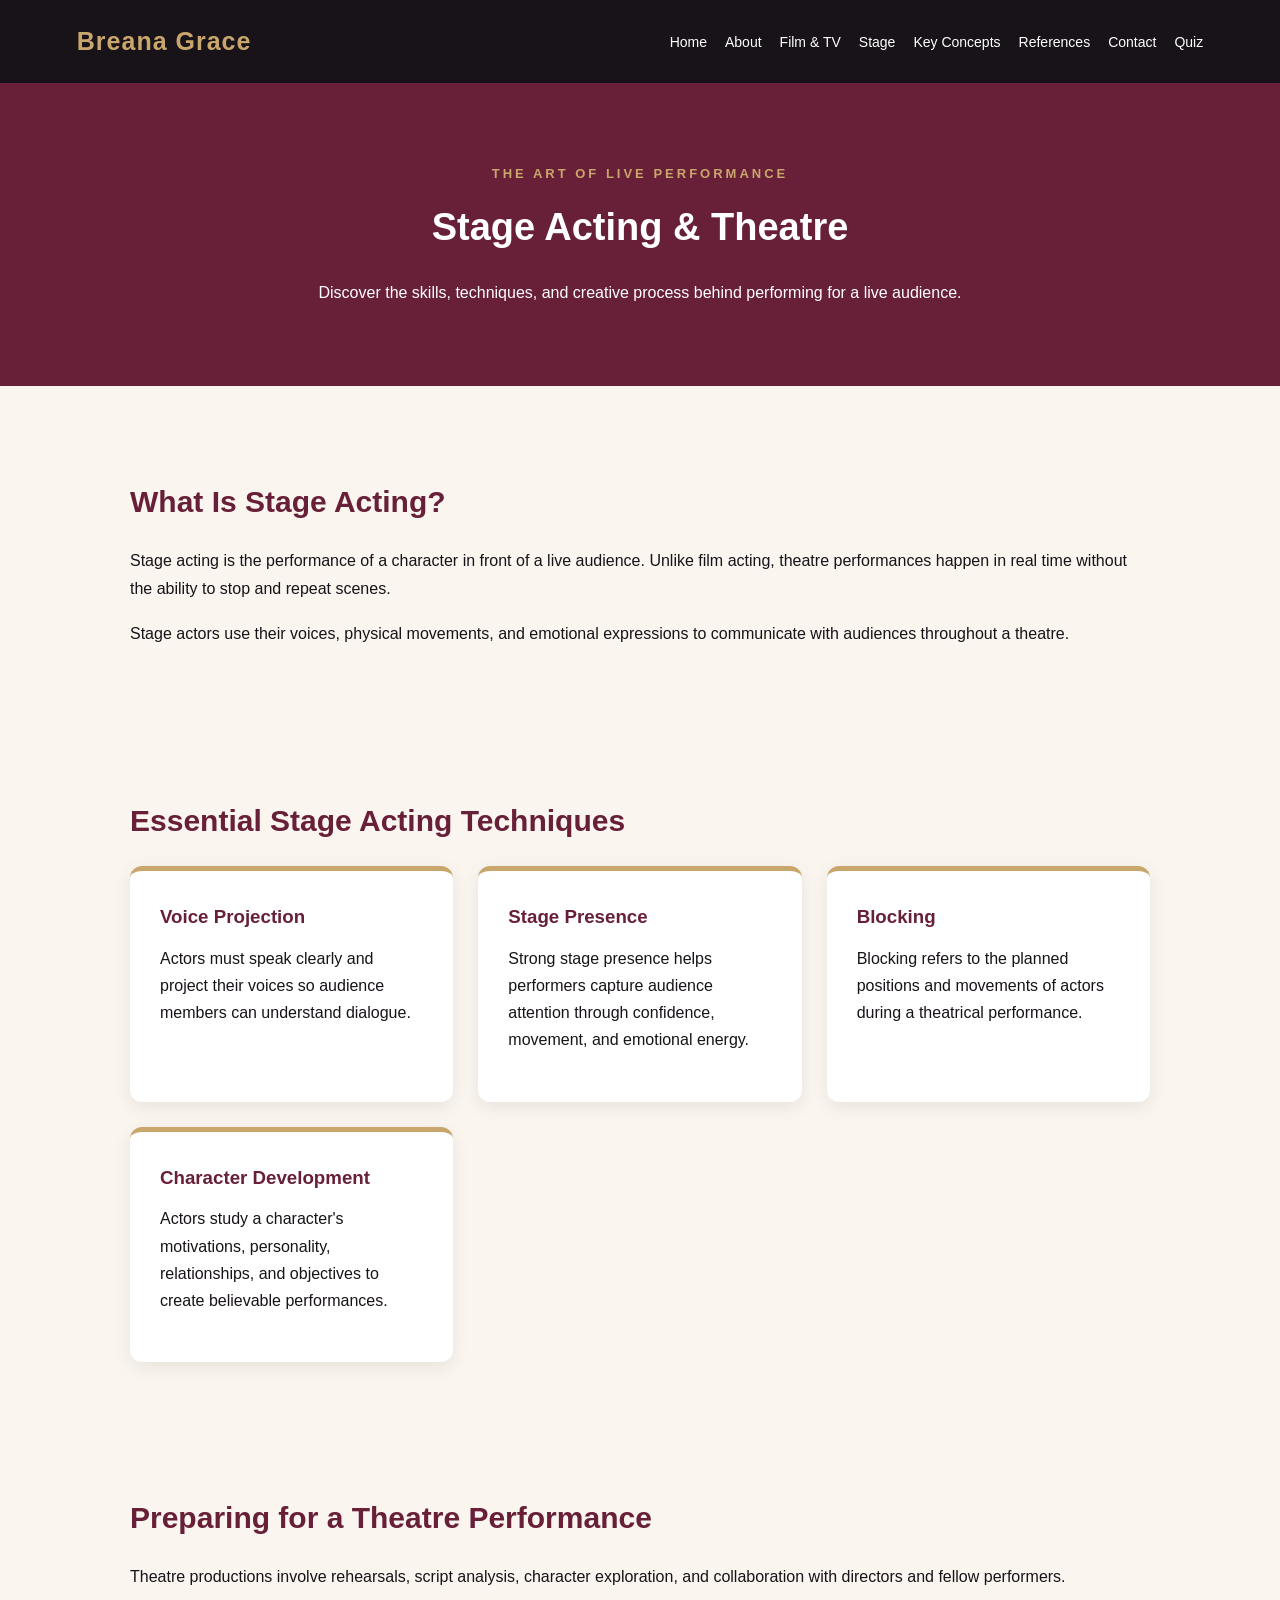
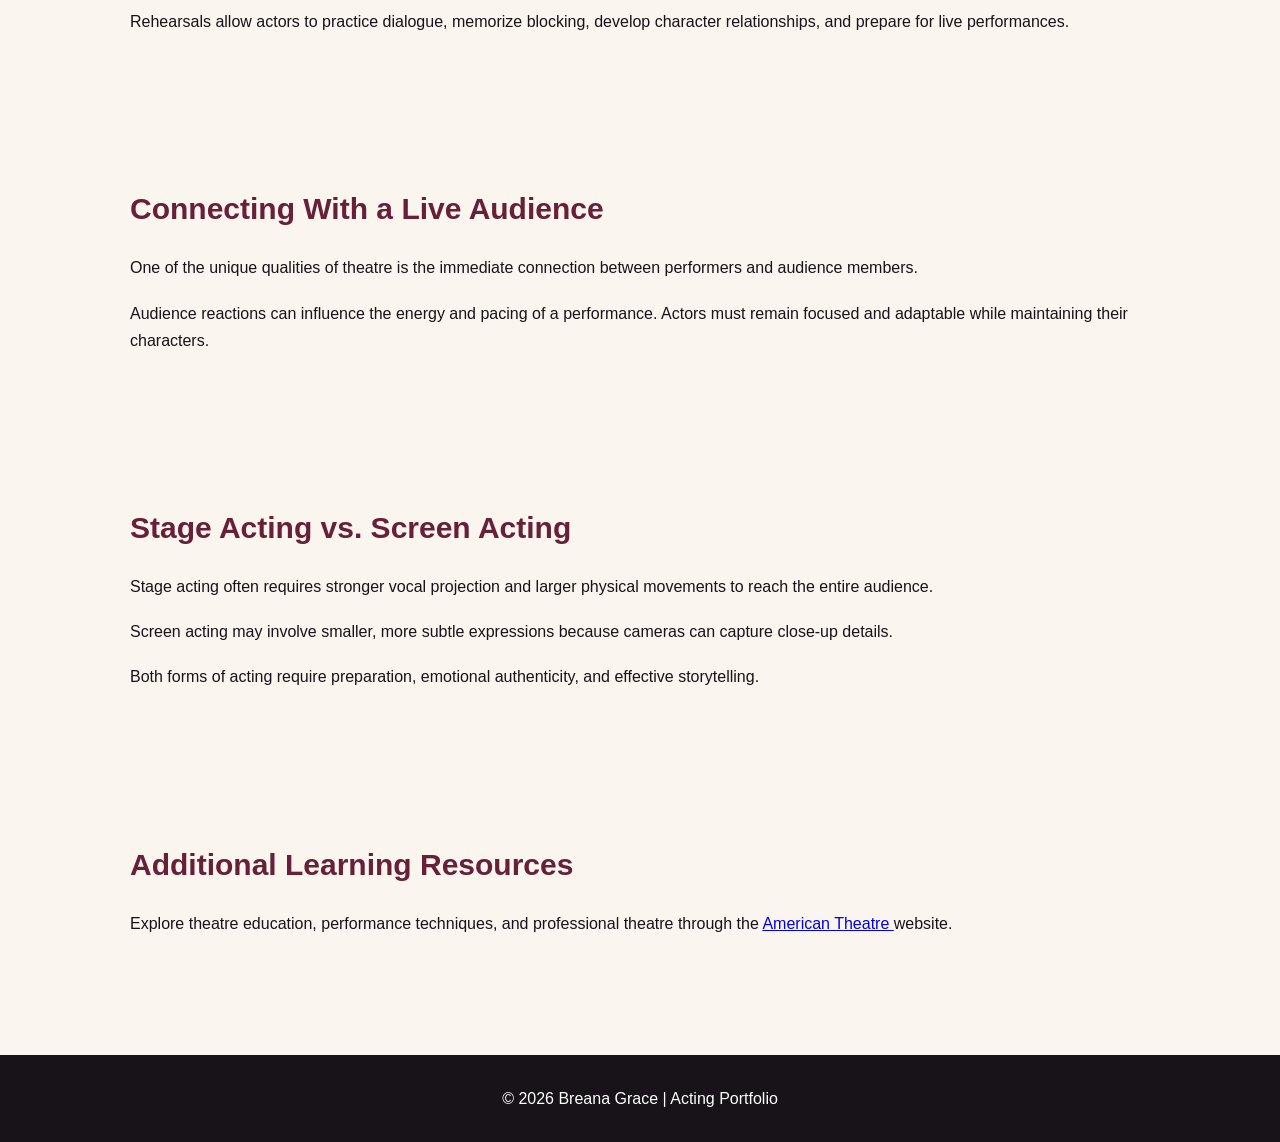
<file: stage.html>
<!DOCTYPE html>
<html lang="en">
<head>
    <meta charset="UTF-8">
    <meta name="viewport" content="width=device-width, initial-scale=1.0">

    <title>Stage Acting | Breana Grace</title>

    <!-- Shared website stylesheet -->
    <link rel="stylesheet" href="style.css">
</head>

<body>

    <!-- Website navigation -->
    <header>
        <nav class="navbar">
            <a href="index.html" class="logo">Breana Grace</a>

            <ul class="nav-links">
                <li><a href="index.html">Home</a></li>
                <li><a href="about.html">About</a></li>
                <li><a href="film-tv.html">Film &amp; TV</a></li>
                <li><a href="stage.html">Stage</a></li>
                <li><a href="concepts.html">Key Concepts</a></li>
                <li><a href="references.html">References</a></li>
                <li><a href="contact.html">Contact</a></li>
                <li><a href="quiz.html">Quiz</a></li>
            </ul>
        </nav>
    </header>

    <main>

        <!-- Page introduction -->
        <section class="page-intro">
            <p class="eyebrow">THE ART OF LIVE PERFORMANCE</p>

            <h1>Stage Acting &amp; Theatre</h1>

            <p>
                Discover the skills, techniques,
                and creative process behind
                performing for a live audience.
            </p>
        </section>

        <!-- Introduction to stage acting -->
        <section class="content-section">
            <h2>What Is Stage Acting?</h2>

            <p>
                Stage acting is the performance of
                a character in front of a live audience.
                Unlike film acting, theatre performances
                happen in real time without the ability
                to stop and repeat scenes.
            </p>

            <p>
                Stage actors use their voices,
                physical movements, and emotional
                expressions to communicate with
                audiences throughout a theatre.
            </p>
        </section>

        <!-- Important stage techniques -->
        <section class="content-section">
            <h2>Essential Stage Acting Techniques</h2>

            <div class="card-container">

                <article class="card">
                    <h3>Voice Projection</h3>

                    <p>
                        Actors must speak clearly and
                        project their voices so audience
                        members can understand dialogue.
                    </p>
                </article>

                <article class="card">
                    <h3>Stage Presence</h3>

                    <p>
                        Strong stage presence helps
                        performers capture audience
                        attention through confidence,
                        movement, and emotional energy.
                    </p>
                </article>

                <article class="card">
                    <h3>Blocking</h3>

                    <p>
                        Blocking refers to the planned
                        positions and movements of actors
                        during a theatrical performance.
                    </p>
                </article>

                <article class="card">
                    <h3>Character Development</h3>

                    <p>
                        Actors study a character's
                        motivations, personality,
                        relationships, and objectives
                        to create believable performances.
                    </p>
                </article>

            </div>
        </section>

        <!-- Theatre preparation -->
        <section class="content-section">
            <h2>Preparing for a Theatre Performance</h2>

            <p>
                Theatre productions involve rehearsals,
                script analysis, character exploration,
                and collaboration with directors
                and fellow performers.
            </p>

            <p>
                Rehearsals allow actors to practice
                dialogue, memorize blocking, develop
                character relationships, and prepare
                for live performances.
            </p>
        </section>

        <!-- Live audience -->
        <section class="content-section">
            <h2>Connecting With a Live Audience</h2>

            <p>
                One of the unique qualities of theatre
                is the immediate connection between
                performers and audience members.
            </p>

            <p>
                Audience reactions can influence the
                energy and pacing of a performance.
                Actors must remain focused and
                adaptable while maintaining
                their characters.
            </p>
        </section>

        <!-- Stage vs screen -->
        <section class="content-section">
            <h2>Stage Acting vs. Screen Acting</h2>

            <p>
                Stage acting often requires stronger
                vocal projection and larger physical
                movements to reach the entire audience.
            </p>

            <p>
                Screen acting may involve smaller,
                more subtle expressions because
                cameras can capture close-up details.
            </p>

            <p>
                Both forms of acting require
                preparation, emotional authenticity,
                and effective storytelling.
            </p>
        </section>

        <!-- Educational resources -->
        <section class="content-section">
            <h2>Additional Learning Resources</h2>

            <p>
                Explore theatre education,
                performance techniques,
                and professional theatre
                through the
                <a href="https://www.americantheatre.org/"
                   target="_blank"
                   rel="noopener noreferrer">
                    American Theatre
                </a>
                website.
            </p>
        </section>

    </main>

    <!-- Footer -->
    <footer>
        <p>
            &copy; 2026 Breana Grace | Acting Portfolio
        </p>
    </footer>

</body>
</html>
</file>
<file: style.css>
/* ====================================
   Breana Grace Acting Portfolio
   Main Website Stylesheet
   ==================================== */

/* Color variables used throughout the website */
:root {
    --black: #171318;
    --burgundy: #681f38;
    --gold: #c9a66b;
    --cream: #faf5ef;
    --white: #ffffff;
    --gray: #55515a;
}

/* Reset default browser spacing */
* {
    box-sizing: border-box;
    margin: 0;
    padding: 0;
}

/* Main page styling */
body {
    font-family: Arial, Helvetica, sans-serif;
    background-color: var(--cream);
    color: var(--black);
    line-height: 1.7;
}

/* Navigation */
.navbar {
    background-color: var(--black);
    padding: 20px 6%;
    display: flex;
    justify-content: space-between;
    align-items: center;
    flex-wrap: wrap;
    gap: 20px;
}

.logo {
    color: var(--gold);
    font-size: 25px;
    font-weight: bold;
    text-decoration: none;
    letter-spacing: 1px;
}

.nav-links {
    display: flex;
    flex-wrap: wrap;
    gap: 18px;
    list-style: none;
}

.nav-links a {
    color: var(--white);
    text-decoration: none;
    font-size: 14px;
    transition: color 0.3s;
}

.nav-links a:hover,
.nav-links a:focus {
    color: var(--gold);
}

/* Hero section */
.hero {
    background: linear-gradient(
        135deg,
        var(--black),
        var(--burgundy)
    );
    color: var(--white);
    padding: 110px 8%;
    text-align: center;
}

.hero-content {
    max-width: 850px;
    margin: auto;
}

.eyebrow {
    color: var(--gold);
    font-weight: bold;
    letter-spacing: 3px;
    font-size: 13px;
    margin-bottom: 15px;
}

.hero h1 {
    font-size: 45px;
    line-height: 1.2;
    margin-bottom: 25px;
}

.hero p {
    font-size: 18px;
    margin-bottom: 25px;
}

/* Main content sections */
.content-section {
    max-width: 1100px;
    margin: 50px auto;
    padding: 40px;
}

.content-section h2 {
    color: var(--burgundy);
    font-size: 30px;
    margin-bottom: 20px;
}

.content-section h3 {
    margin-bottom: 12px;
}

.content-section p {
    margin-bottom: 18px;
}

/* Interior page introductions */
.page-intro {
    background-color: var(--burgundy);
    color: var(--white);
    padding: 70px 8%;
    text-align: center;
}

.page-intro h1 {
    font-size: 38px;
    margin-bottom: 20px;
}

.page-intro p {
    max-width: 750px;
    margin: 10px auto;
}

/* Content cards */
.card-container {
    display: grid;
    grid-template-columns: repeat(
        auto-fit,
        minmax(240px, 1fr)
    );
    gap: 25px;
}

.card {
    background-color: var(--white);
    padding: 30px;
    border-radius: 12px;
    border-top: 5px solid var(--gold);
    box-shadow: 0 5px 18px rgba(0, 0, 0, 0.08);
}

.card h3 {
    color: var(--burgundy);
}

.card a {
    color: var(--burgundy);
    font-weight: bold;
}

/* Buttons */
.btn,
button {
    display: inline-block;
    background-color: var(--gold);
    color: var(--black);
    border: none;
    padding: 13px 25px;
    border-radius: 6px;
    text-decoration: none;
    font-size: 15px;
    font-weight: bold;
    cursor: pointer;
    transition: background-color 0.3s;
}

.btn:hover,
button:hover {
    background-color: #e0bf88;
}

/* Lists */
.content-section ul {
    padding-left: 25px;
    margin-bottom: 20px;
}

.content-section li {
    margin-bottom: 12px;
}

/* Form controls for the quiz */
.quiz-container {
    max-width: 900px;
    margin: 50px auto;
    padding: 30px;
}

.question {
    background-color: var(--white);
    padding: 25px;
    margin-bottom: 25px;
    border-radius: 10px;
    border-left: 5px solid var(--burgundy);
}

.question label {
    display: block;
    margin: 10px 0;
    cursor: pointer;
}

input[type="text"],
input[type="email"],
textarea {
    width: 100%;
    padding: 12px;
    border: 1px solid #aaa;
    border-radius: 6px;
    font-size: 16px;
}

input[type="radio"],
input[type="checkbox"] {
    margin-right: 10px;
    accent-color: var(--burgundy);
}

/* Quiz timer and results */
.timer {
    background-color: var(--black);
    color: var(--gold);
    padding: 15px;
    border-radius: 8px;
    text-align: center;
    font-size: 22px;
    font-weight: bold;
    margin-bottom: 25px;
}

.results {
    background-color: var(--white);
    padding: 25px;
    border-radius: 10px;
    margin-top: 25px;
}

.correct {
    color: #18733a;
    font-weight: bold;
}

.incorrect {
    color: #b3261e;
    font-weight: bold;
}

/* Footer */
footer {
    background-color: var(--black);
    color: var(--white);
    padding: 30px;
    text-align: center;
    margin-top: 60px;
}

/* Responsive design for smaller screens */
@media (max-width: 768px) {

    .navbar {
        flex-direction: column;
        text-align: center;
    }

    .nav-links {
        justify-content: center;
    }

    .hero {
        padding: 70px 6%;
    }

    .hero h1 {
        font-size: 32px;
    }

    .content-section {
        padding: 25px;
        margin: 25px auto;
    }

    .page-intro h1 {
        font-size: 30px;
    }

    .quiz-container {
        padding: 15px;
    }
}

/* ==================================
   Professional Acting Headshot
   ================================== */

.headshot-container {
    display: flex;
    justify-content: center;
    align-items: center;
    margin: 35px auto;
    padding: 15px;
}

.headshot {
    display: block;
    width: 100%;
    max-width: 350px;
    height: auto;
    border: 5px solid #c9a66b;
    border-radius: 15px;
    box-shadow: 0 8px 25px rgba(0, 0, 0, 0.25);
    object-fit: cover;
    transition: transform 0.3s ease;
}

/* Slight zoom effect when hovering */
.headshot:hover {
    transform: scale(1.03);
}

/* Adjust image size on mobile devices */
@media (max-width: 600px) {
    .headshot {
        max-width: 260px;
    }

    .headshot-container {
        margin: 20px auto;
        padding: 10px;
    }
}

/* ==========================================
   Milestone 2 - Interactive Quiz Styling
   ========================================== */

/* Main quiz area */
.quiz-container {
    max-width: 850px;
    margin: 40px auto;
    padding: 30px;
    background-color: #faf5ef;
    border-radius: 15px;
    box-shadow: 0 6px 20px rgba(0, 0, 0, 0.12);
}

/* Countdown timer */
.timer {
    position: sticky;
    top: 10px;
    z-index: 10;
    background-color: #681f38;
    color: white;
    text-align: center;
    padding: 15px;
    margin-bottom: 25px;
    border-radius: 10px;
    font-size: 1.3rem;
    font-weight: bold;
    border: 2px solid #c9a66b;
}

/* Individual question boxes */
.quiz-container .question {
    background-color: white;
    border: 1px solid #e3d8cf;
    border-left: 5px solid #c9a66b;
    border-radius: 10px;
    padding: 20px;
    margin-bottom: 22px;
}

/* Question titles */
.quiz-container legend {
    color: #681f38;
    font-size: 1.1rem;
    font-weight: bold;
    padding: 8px;
}

/* Answer choices */
.quiz-container label {
    display: block;
    padding: 10px 12px;
    margin: 8px 0;
    border-radius: 8px;
    cursor: pointer;
    transition: background-color 0.2s ease;
}

/* Highlight choices when hovered */
.quiz-container label:hover {
    background-color: #f4e8df;
}

/* Radio buttons and checkboxes */
.quiz-container input[type="radio"],
.quiz-container input[type="checkbox"] {
    accent-color: #681f38;
    margin-right: 10px;
    transform: scale(1.15);
}

/* Fill-in-the-blank fields */
.quiz-container input[type="text"] {
    width: 100%;
    max-width: 500px;
    padding: 12px;
    border: 2px solid #c9a66b;
    border-radius: 8px;
    font-size: 1rem;
    margin-top: 10px;
}

/* Focus state for keyboard accessibility */
.quiz-container input[type="text"]:focus {
    outline: 2px solid #681f38;
    outline-offset: 2px;
}

/* Submit and retake buttons */
#submitBtn,
#resetBtn {
    background-color: #681f38;
    color: white;
    border: 2px solid #c9a66b;
    border-radius: 8px;
    padding: 13px 25px;
    margin: 10px 10px 10px 0;
    font-size: 1rem;
    font-weight: bold;
    cursor: pointer;
}

#submitBtn:hover,
#resetBtn:hover {
    background-color: #8b3051;
}

/* Disabled submit button */
#submitBtn:disabled {
    opacity: 0.5;
    cursor: not-allowed;
}

/* Results section */
#results {
    margin-top: 30px;
    padding: 25px;
    background-color: white;
    border: 2px solid #c9a66b;
    border-radius: 12px;
}

/* Hide results until quiz is submitted */
#results[hidden] {
    display: none;
}

/* Correct answers */
#results .correct {
    color: #176534;
    font-weight: bold;
}

/* Incorrect answers */
#results .incorrect {
    color: #b42318;
    font-weight: bold;
}

/* Mobile-friendly quiz */
@media (max-width: 600px) {
    .quiz-container {
        margin: 20px 12px;
        padding: 15px;
    }

    .quiz-container .question {
        padding: 15px;
    }

    #submitBtn,
    #resetBtn {
        width: 100%;
        margin: 8px 0;
    }
}
/* ==========================================
   Milestone 2 - Interactive Quiz Styling
   ========================================== */

/* Main quiz area */
.quiz-container {
    max-width: 850px;
    margin: 40px auto;
    padding: 30px;
    background-color: #faf5ef;
    border-radius: 15px;
    box-shadow: 0 6px 20px rgba(0, 0, 0, 0.12);
}

/* Countdown timer */
.timer {
    position: sticky;
    top: 10px;
    z-index: 10;
    background-color: #681f38;
    color: white;
    text-align: center;
    padding: 15px;
    margin-bottom: 25px;
    border-radius: 10px;
    font-size: 1.3rem;
    font-weight: bold;
    border: 2px solid #c9a66b;
}

/* Individual question boxes */
.quiz-container .question {
    background-color: white;
    border: 1px solid #e3d8cf;
    border-left: 5px solid #c9a66b;
    border-radius: 10px;
    padding: 20px;
    margin-bottom: 22px;
}

/* Question titles */
.quiz-container legend {
    color: #681f38;
    font-size: 1.1rem;
    font-weight: bold;
    padding: 8px;
}

/* Answer choices */
.quiz-container label {
    display: block;
    padding: 10px 12px;
    margin: 8px 0;
    border-radius: 8px;
    cursor: pointer;
    transition: background-color 0.2s ease;
}

/* Highlight choices when hovered */
.quiz-container label:hover {
    background-color: #f4e8df;
}

/* Radio buttons and checkboxes */
.quiz-container input[type="radio"],
.quiz-container input[type="checkbox"] {
    accent-color: #681f38;
    margin-right: 10px;
    transform: scale(1.15);
}

/* Fill-in-the-blank fields */
.quiz-container input[type="text"] {
    width: 100%;
    max-width: 500px;
    padding: 12px;
    border: 2px solid #c9a66b;
    border-radius: 8px;
    font-size: 1rem;
    margin-top: 10px;
}

/* Focus state for keyboard accessibility */
.quiz-container input[type="text"]:focus {
    outline: 2px solid #681f38;
    outline-offset: 2px;
}

/* Submit and retake buttons */
#submitBtn,
#resetBtn {
    background-color: #681f38;
    color: white;
    border: 2px solid #c9a66b;
    border-radius: 8px;
    padding: 13px 25px;
    margin: 10px 10px 10px 0;
    font-size: 1rem;
    font-weight: bold;
    cursor: pointer;
}

#submitBtn:hover,
#resetBtn:hover {
    background-color: #8b3051;
}

/* Disabled submit button */
#submitBtn:disabled {
    opacity: 0.5;
    cursor: not-allowed;
}

/* Results section */
#results {
    margin-top: 30px;
    padding: 25px;
    background-color: white;
    border: 2px solid #c9a66b;
    border-radius: 12px;
}

/* Hide results until quiz is submitted */
#results[hidden] {
    display: none;
}

/* Correct answers */
#results .correct {
    color: #176534;
    font-weight: bold;
}

/* Incorrect answers */
#results .incorrect {
    color: #b42318;
    font-weight: bold;
}

/* Mobile-friendly quiz */
@media (max-width: 600px) {
    .quiz-container {
        margin: 20px 12px;
        padding: 15px;
    }

    .quiz-container .question {
        padding: 15px;
    }

    #submitBtn,
    #resetBtn {
        width: 100%;
        margin: 8px 0;
    }
}

/* ==========================================
   Milestone 2 - Interactive Quiz Styling
   ========================================== */

/* Main quiz area */
.quiz-container {
    max-width: 850px;
    margin: 40px auto;
    padding: 30px;
    background-color: #faf5ef;
    border-radius: 15px;
    box-shadow: 0 6px 20px rgba(0, 0, 0, 0.12);
}

/* Countdown timer */
.timer {
    position: sticky;
    top: 10px;
    z-index: 10;
    background-color: #681f38;
    color: white;
    text-align: center;
    padding: 15px;
    margin-bottom: 25px;
    border-radius: 10px;
    font-size: 1.3rem;
    font-weight: bold;
    border: 2px solid #c9a66b;
}

/* Individual question boxes */
.quiz-container .question {
    background-color: white;
    border: 1px solid #e3d8cf;
    border-left: 5px solid #c9a66b;
    border-radius: 10px;
    padding: 20px;
    margin-bottom: 22px;
}

/* Question titles */
.quiz-container legend {
    color: #681f38;
    font-size: 1.1rem;
    font-weight: bold;
    padding: 8px;
}

/* Answer choices */
.quiz-container label {
    display: block;
    padding: 10px 12px;
    margin: 8px 0;
    border-radius: 8px;
    cursor: pointer;
    transition: background-color 0.2s ease;
}

/* Highlight choices when hovered */
.quiz-container label:hover {
    background-color: #f4e8df;
}

/* Radio buttons and checkboxes */
.quiz-container input[type="radio"],
.quiz-container input[type="checkbox"] {
    accent-color: #681f38;
    margin-right: 10px;
    transform: scale(1.15);
}

/* Fill-in-the-blank fields */
.quiz-container input[type="text"] {
    width: 100%;
    max-width: 500px;
    padding: 12px;
    border: 2px solid #c9a66b;
    border-radius: 8px;
    font-size: 1rem;
    margin-top: 10px;
}

/* Focus state for keyboard accessibility */
.quiz-container input[type="text"]:focus {
    outline: 2px solid #681f38;
    outline-offset: 2px;
}

/* Submit and retake buttons */
#submitBtn,
#resetBtn {
    background-color: #681f38;
    color: white;
    border: 2px solid #c9a66b;
    border-radius: 8px;
    padding: 13px 25px;
    margin: 10px 10px 10px 0;
    font-size: 1rem;
    font-weight: bold;
    cursor: pointer;
}

#submitBtn:hover,
#resetBtn:hover {
    background-color: #8b3051;
}

/* Disabled submit button */
#submitBtn:disabled {
    opacity: 0.5;
    cursor: not-allowed;
}

/* Results section */
#results {
    margin-top: 30px;
    padding: 25px;
    background-color: white;
    border: 2px solid #c9a66b;
    border-radius: 12px;
}

/* Hide results until quiz is submitted */
#results[hidden] {
    display: none;
}

/* Correct answers */
#results .correct {
    color: #176534;
    font-weight: bold;
}

/* Incorrect answers */
#results .incorrect {
    color: #b42318;
    font-weight: bold;
}

/* Mobile-friendly quiz */
@media (max-width: 600px) {
    .quiz-container {
        margin: 20px 12px;
        padding: 15px;
    }

    .quiz-container .question {
        padding: 15px;
    }

    #submitBtn,
    #resetBtn {
        width: 100%;
        margin: 8px 0;
    }
}
</file>
